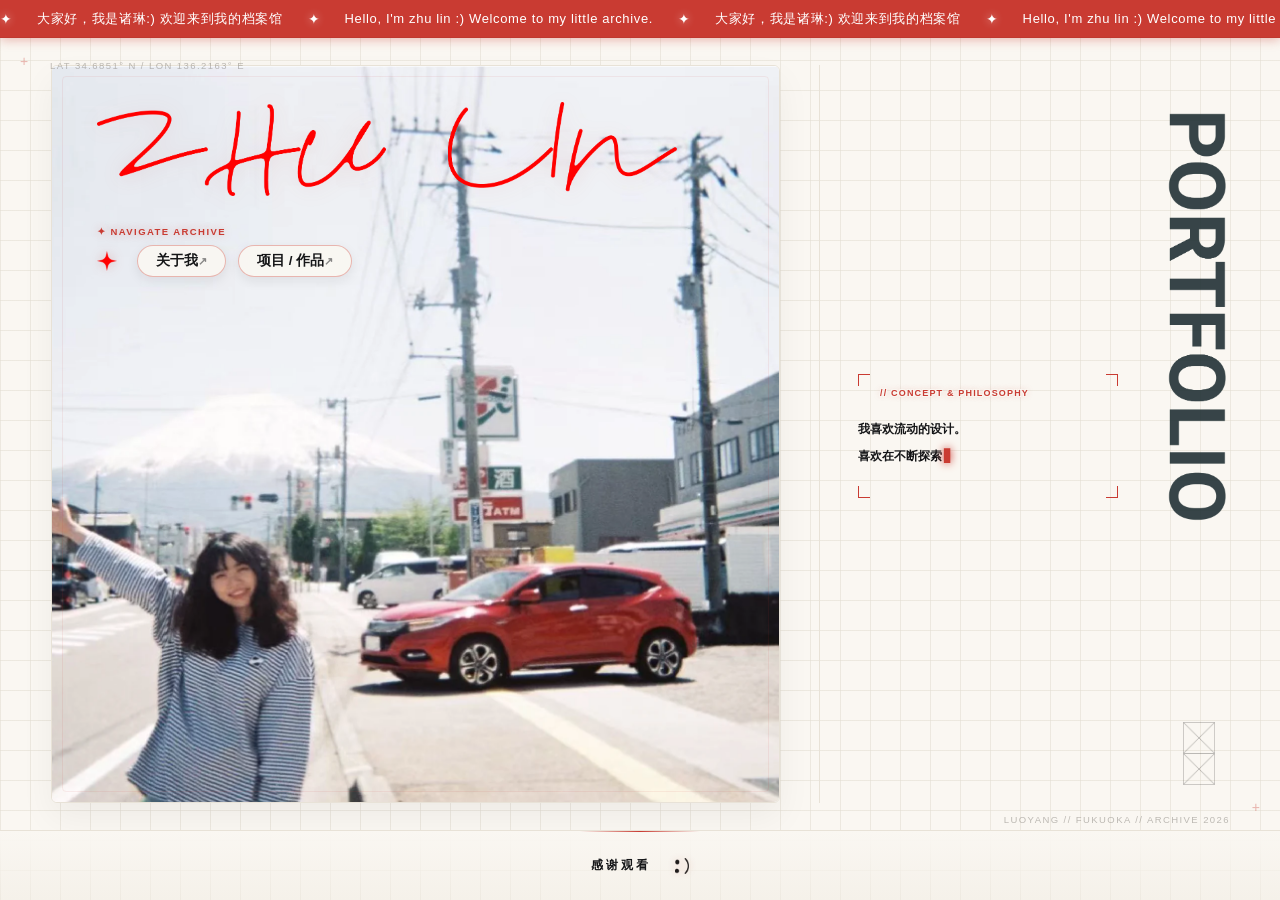
<file: index.html>
<!DOCTYPE html>
<html lang="en">

<head>
    <meta charset="UTF-8">
    <meta name="viewport" content="width=device-width, initial-scale=1.0">
    <title>ZHULIN.com</title>
    <link rel="icon" type="image/png" href="images/素材-13.png">
    <link rel="stylesheet" href="css/style_v6.css?v=9">
    <link rel="stylesheet" href="css/home_desktop_v1.css?v=1">
    <link rel="stylesheet" href="css/mobile_v1.css?v=8">
</head>

<body>
    <div class="root">
        <div class="marquee-bar-home">
            <div class="marquee-content">
                <div class="marquee-group">
                    <span class="marquee-star">&#10022;</span>
                    <span class="marquee-item">大家好，我是诸琳:) 欢迎来到我的档案馆</span>
                    <span class="marquee-star">&#10022;</span>
                    <span class="marquee-item">Hello, I'm zhu lin :) Welcome to my little archive.</span>
                    <span class="marquee-star">&#10022;</span>
                    <span class="marquee-item">大家好，我是诸琳:) 欢迎来到我的档案馆</span>
                    <span class="marquee-star">&#10022;</span>
                    <span class="marquee-item">Hello, I'm zhu lin :) Welcome to my little archive.</span>
                </div>
                <div class="marquee-group" aria-hidden="true">
                    <span class="marquee-star">&#10022;</span>
                    <span class="marquee-item">大家好，我是诸琳:) 欢迎来到我的档案馆</span>
                    <span class="marquee-star">&#10022;</span>
                    <span class="marquee-item">Hello, I'm zhu lin :) Welcome to my little archive.</span>
                    <span class="marquee-star">&#10022;</span>
                    <span class="marquee-item">大家好，我是诸琳:) 欢迎来到我的档案馆</span>
                    <span class="marquee-star">&#10022;</span>
                    <span class="marquee-item">Hello, I'm zhu lin :) Welcome to my little archive.</span>
                </div>
            </div>
        </div>

        <div class="main-content">
            <div class="left-section">
                <div class="background-images">
                    <img src="images/照片.webp" alt="" class="photo-bg">
                    <div class="photo-logo">
                        <img src="images/素材03.png" alt="" class="signature-overlay">
                        <div class="navgation">
                            <ul>
                                <img src="images/素材08.png" alt="" class="nav-icon">
                                <li>
                                    <a href="info.html" class="active">关于我</a>
                                </li>

                                <li>
                                    <a class="nav" href="ux-design.html">项目 / 作品</a>
                                </li>
                            </ul>
                        </div>
                    </div>
                </div>
            </div>
            <div class="right-section">
                <div class="text pc">
                    <p>我喜欢流动的设计。</p>
                    <p>喜欢在不断探索与调整中，寻找新的可能。</p>
                    <p>对我而言，设计不是单纯创造形式，</p>
                    <p>而是在一次次试错与调整中，</p>
                    <p>逐渐寻找人与信息之间更自然的交流方式。</p>
                    <p>我希望通过设计，</p>
                    <p>让信息传达更加自然，</p>
                    <p>让人与界面的互动变得更加顺畅愉快。</p>
                    <p>目前的研究与实践主要围绕视觉传达、</p>
                    <p>Web交互与用户体验展开研究，</p>
                    <p>持续探索设计如何影响用户的认知与行为。</p>
                </div>
                <div class="text iphone">
                    <p>我喜欢流动的设计。</p>
                    <p>喜欢在不断探索与调整中，寻找新的可能。</p>
                    <p>对我而言，设计不是单纯创造形式，</p>
                    <p>而是在一次次试错与调整中，</p>
                    <p>逐渐寻找人与信息之间更自然的交流方式。</p>
                    <p>我希望通过设计，</p>
                    <p>让信息传达更加自然，</p>
                    <p>让人与界面的互动变得更加顺畅愉快。</p>
                    <p>目前的研究与实践主要围绕视觉传达、</p>
                    <p>Web交互与用户体验展开研究，</p>
                    <p>持续探索设计如何影响用户的认知与行为。</p>
                </div>
                <img src="images/5058c4b6834efe9e1c234a630153b3f3.png" alt="" class="portfolio-img">
                <img src="images/素材12.png" alt="" class="geo-icon">
            </div>
        </div>
        <div class="main-footer pcf">
            <span class="footer-text">感谢观看&nbsp;&nbsp;</span>
            <img src="images/素材-13.png" alt="" class="footer-logo">
        </div>
        <div class="main-footer iphonef">
            <div class="footer-left">
                <span class="footer-text">感谢观看</span>
                <img src="images/素材-13.png" alt="" class="footer-logo">
            </div>
            <ul class="footer-right">
                <li><a href="info.html">关于我</a></li>
                /
                <li><a href="ux-design.html" class="active">项目 / 作品</a></li>
            </ul>
        </div>
    </div>
    <script src="js/typewriter.js?v=7"></script>
    <script src="js/mobile_v1.js?v=4"></script>
</body>

</html>
</file>
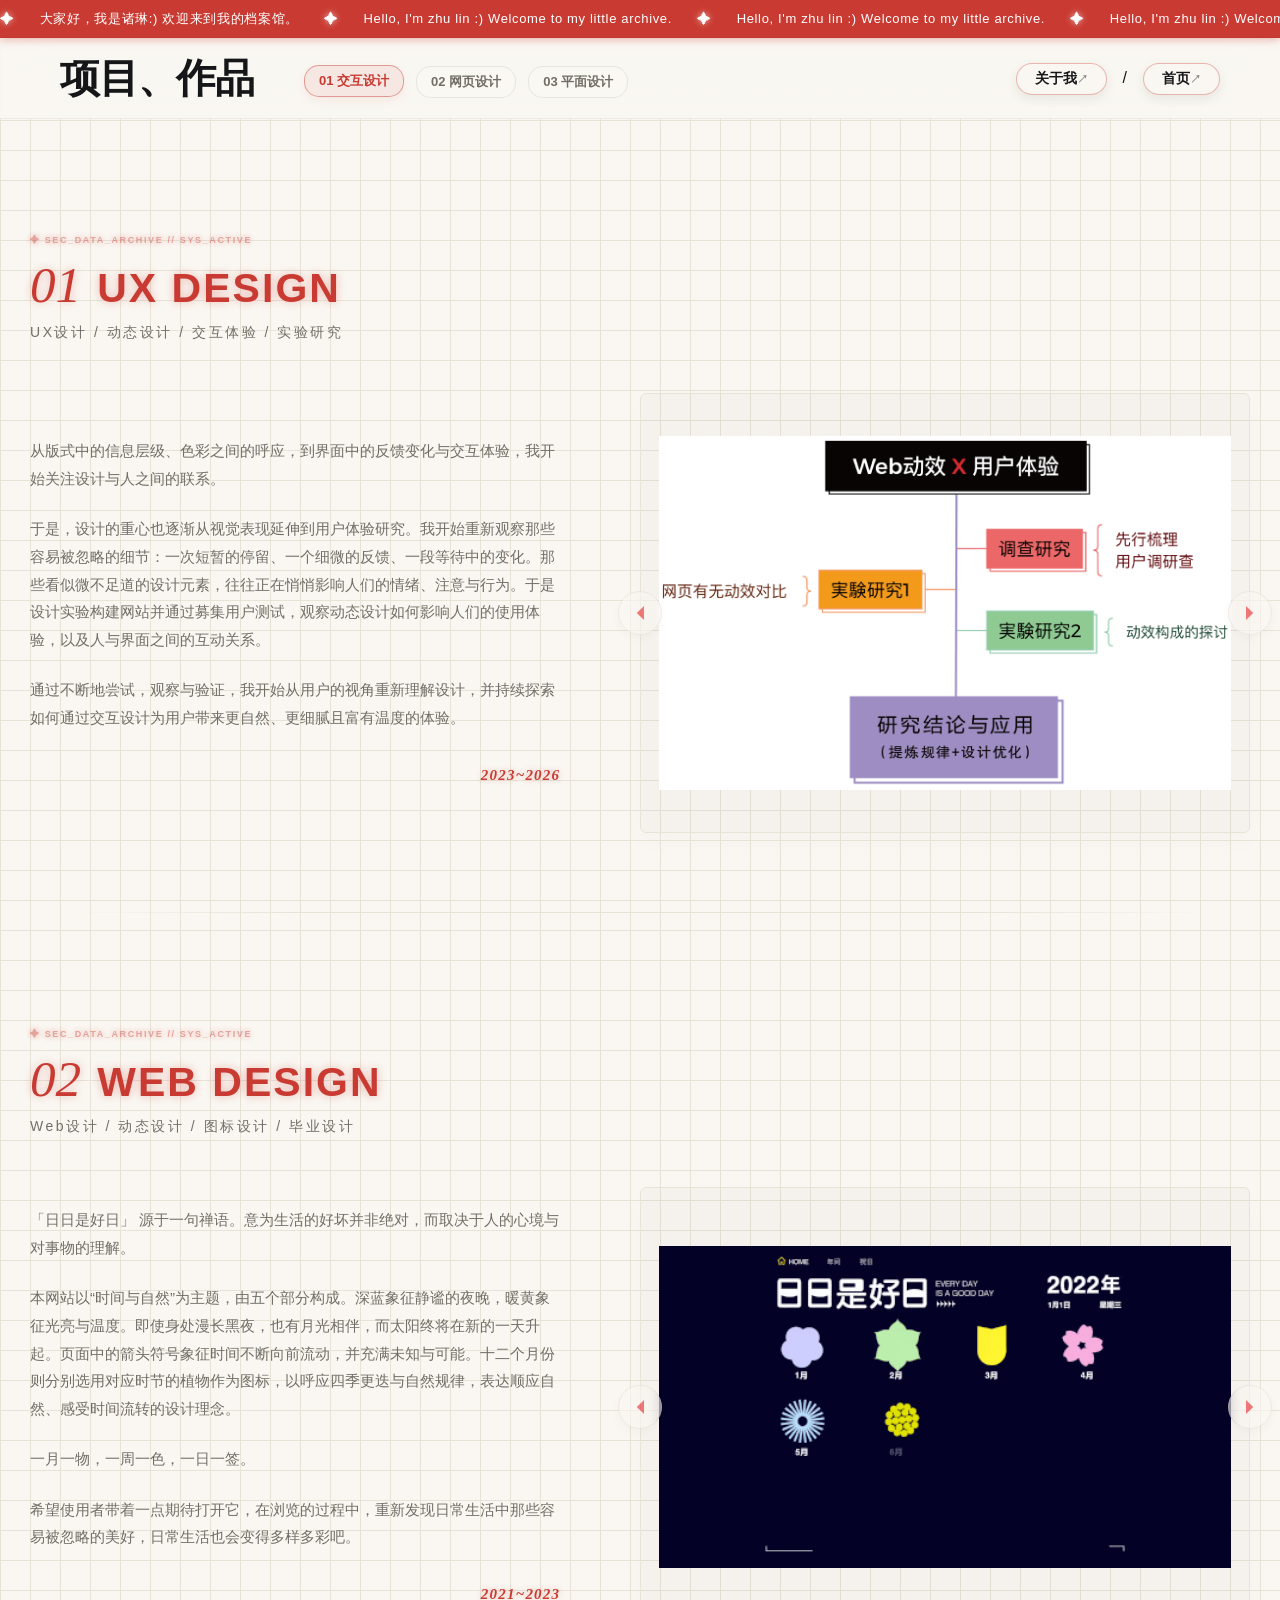
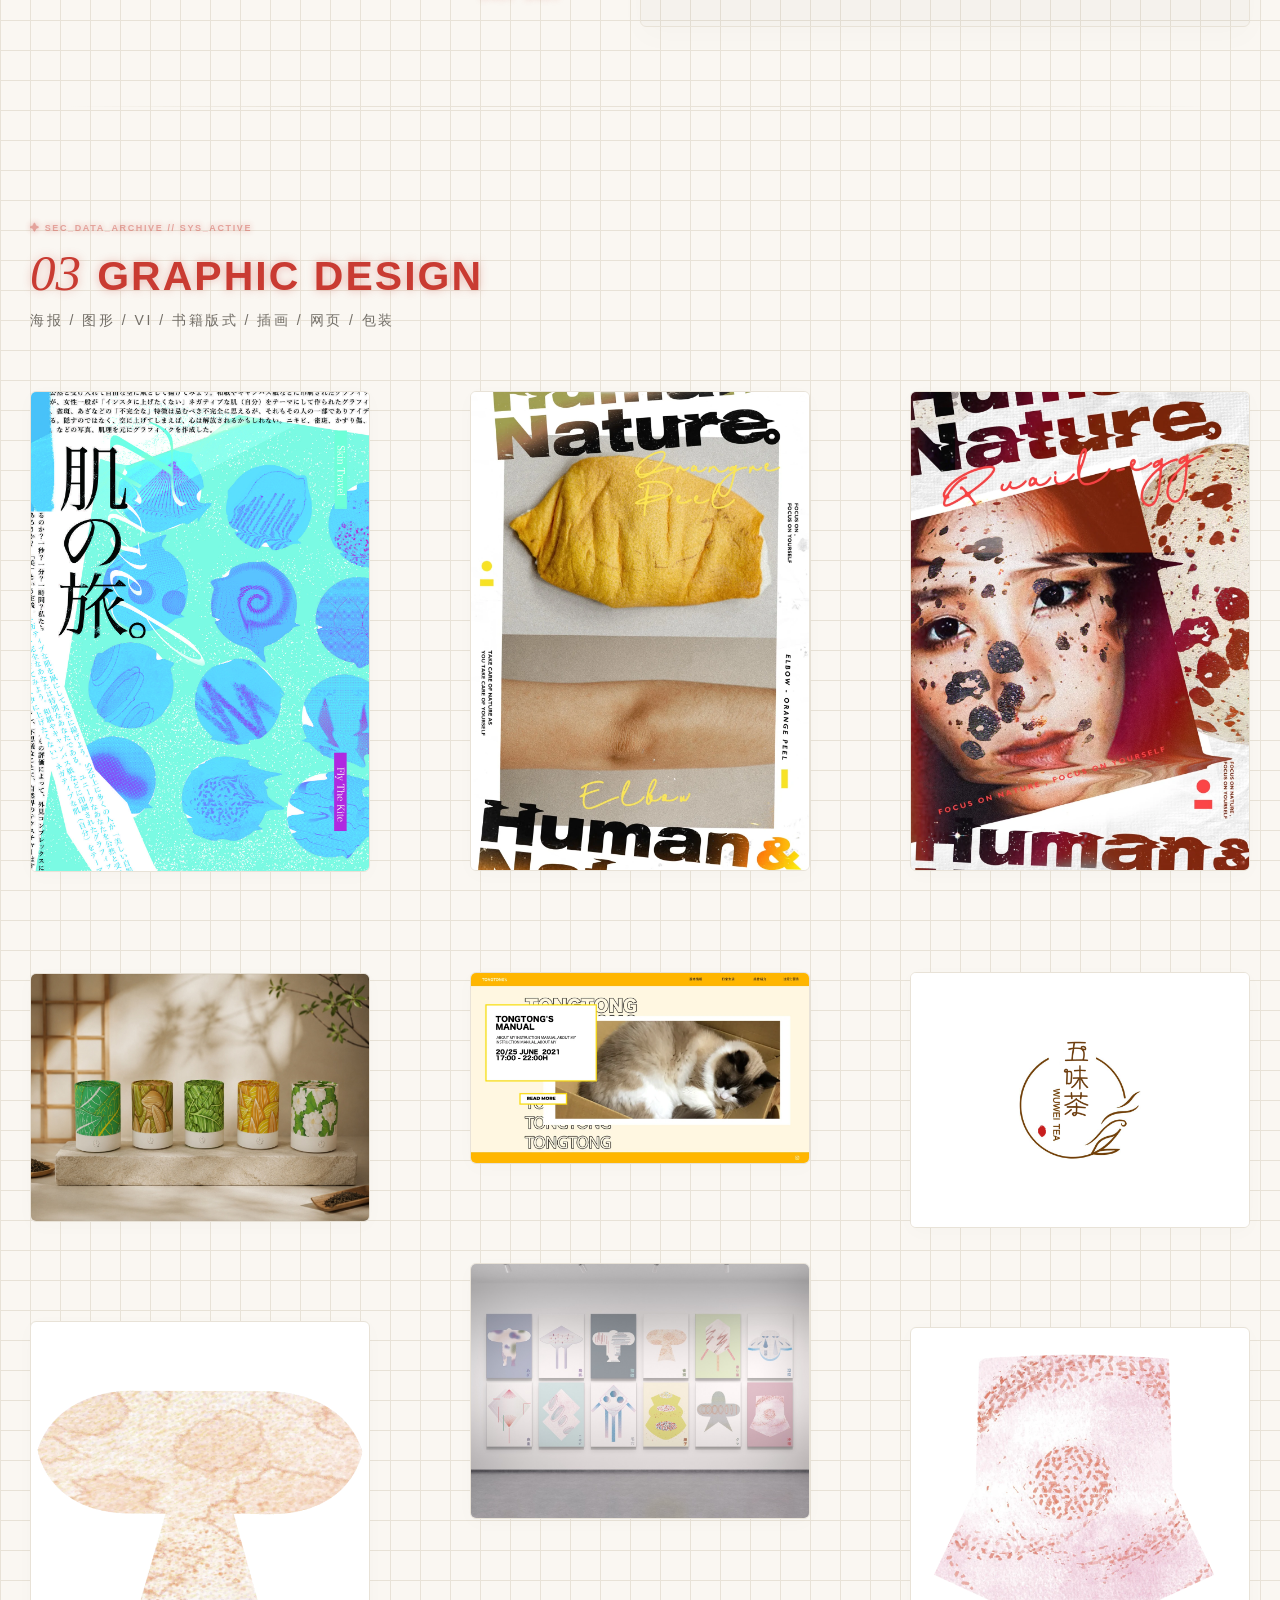
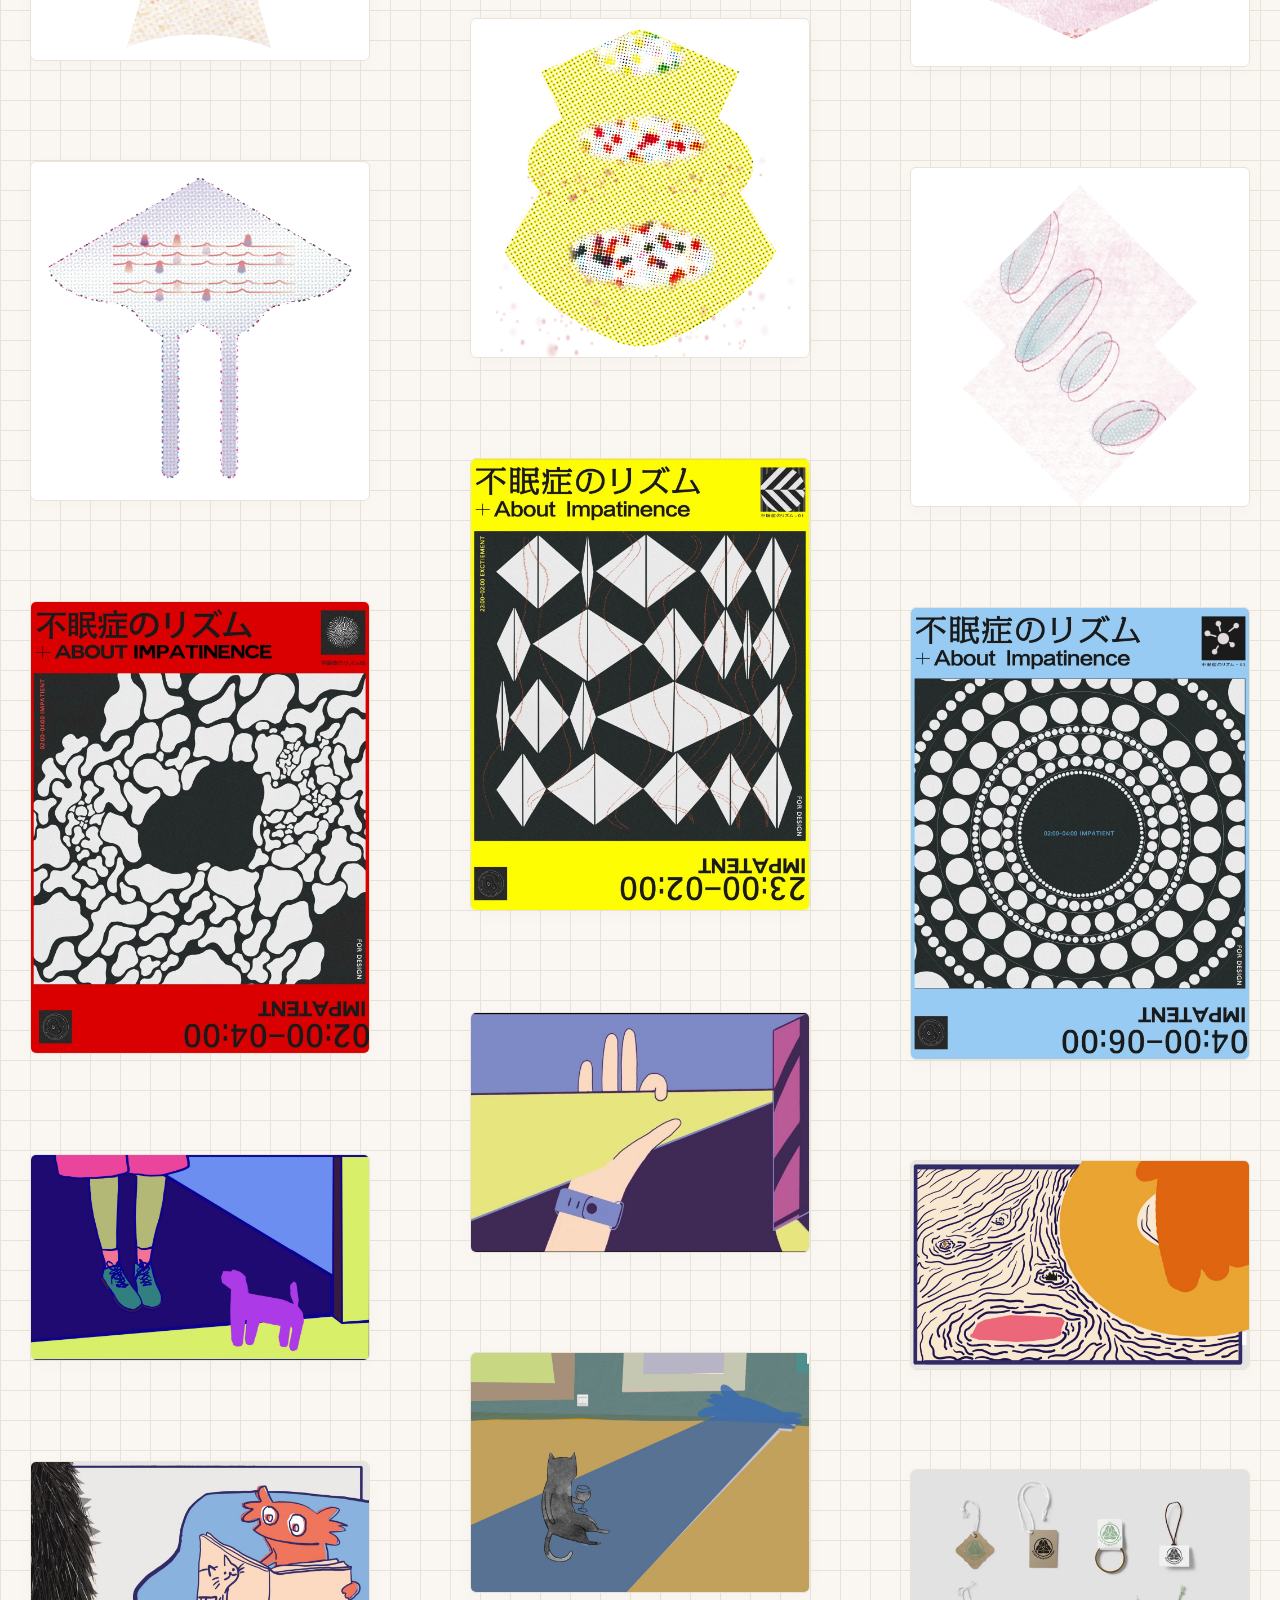
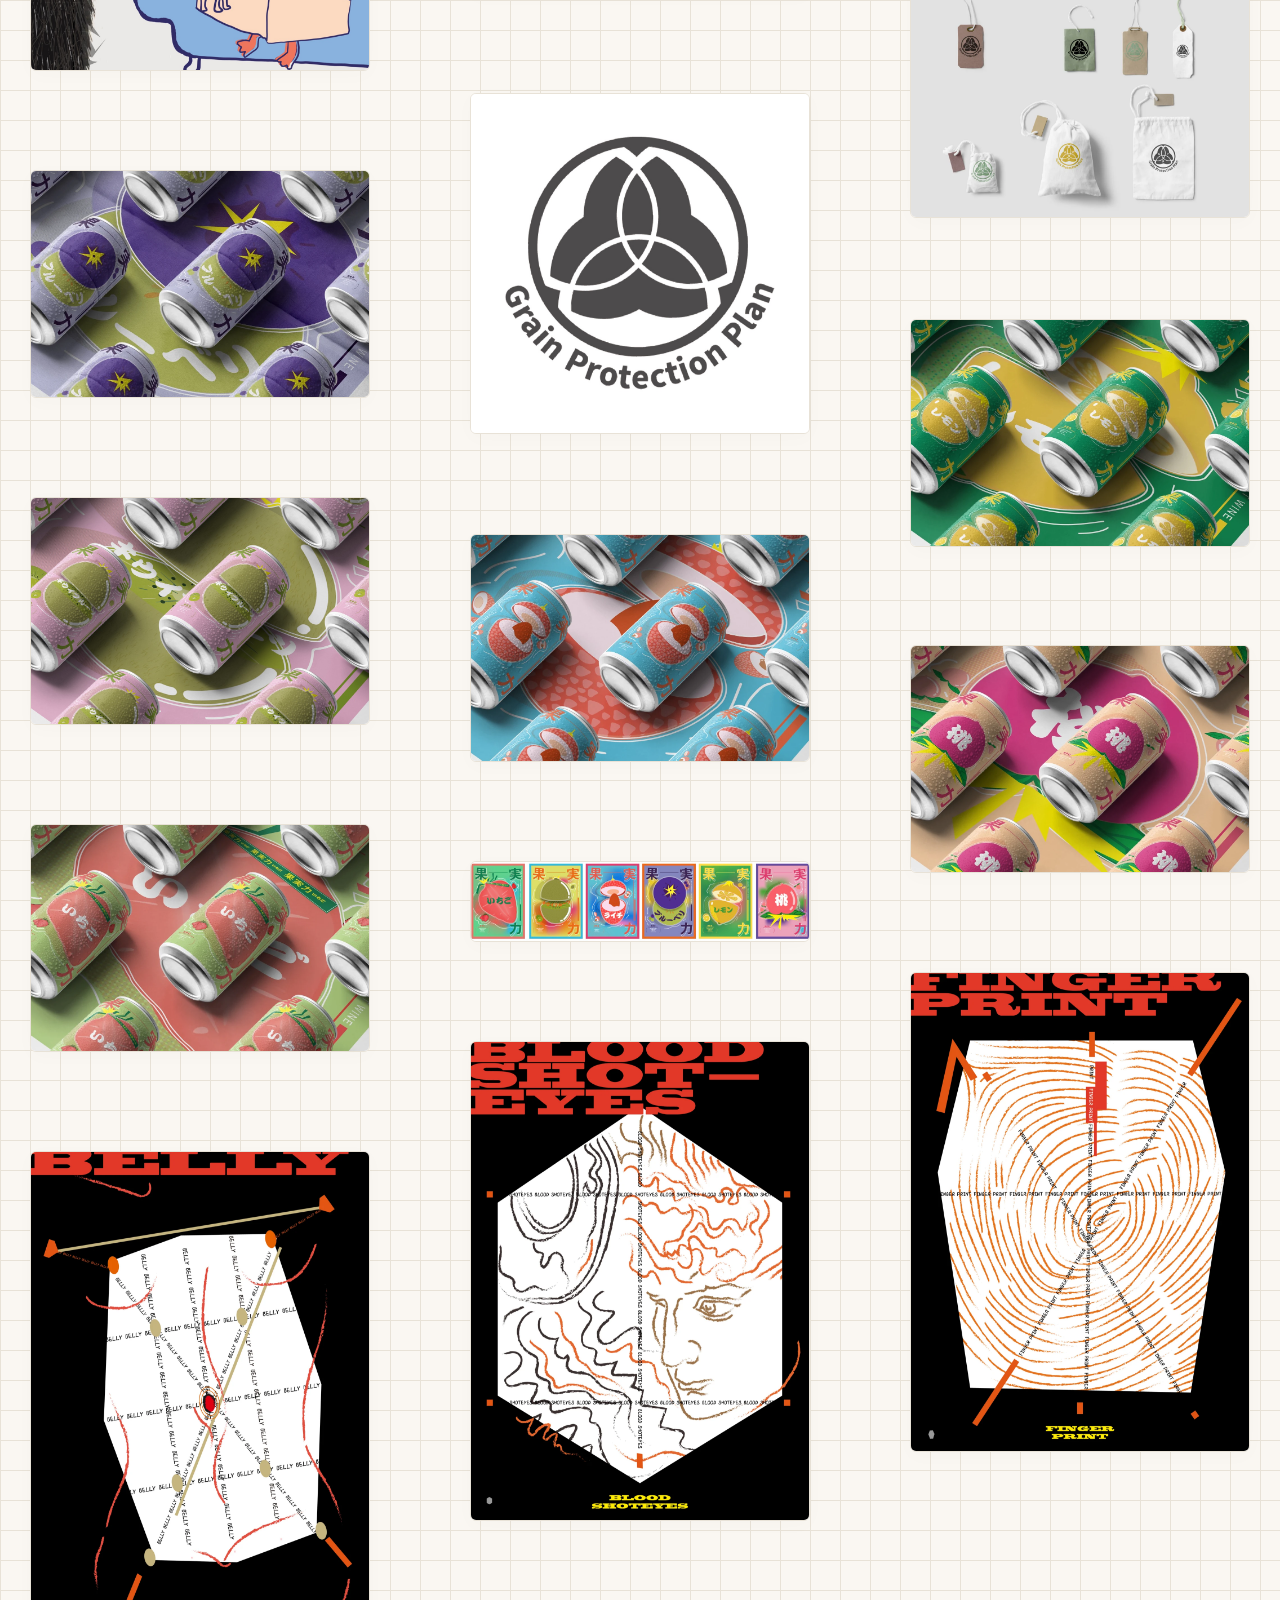
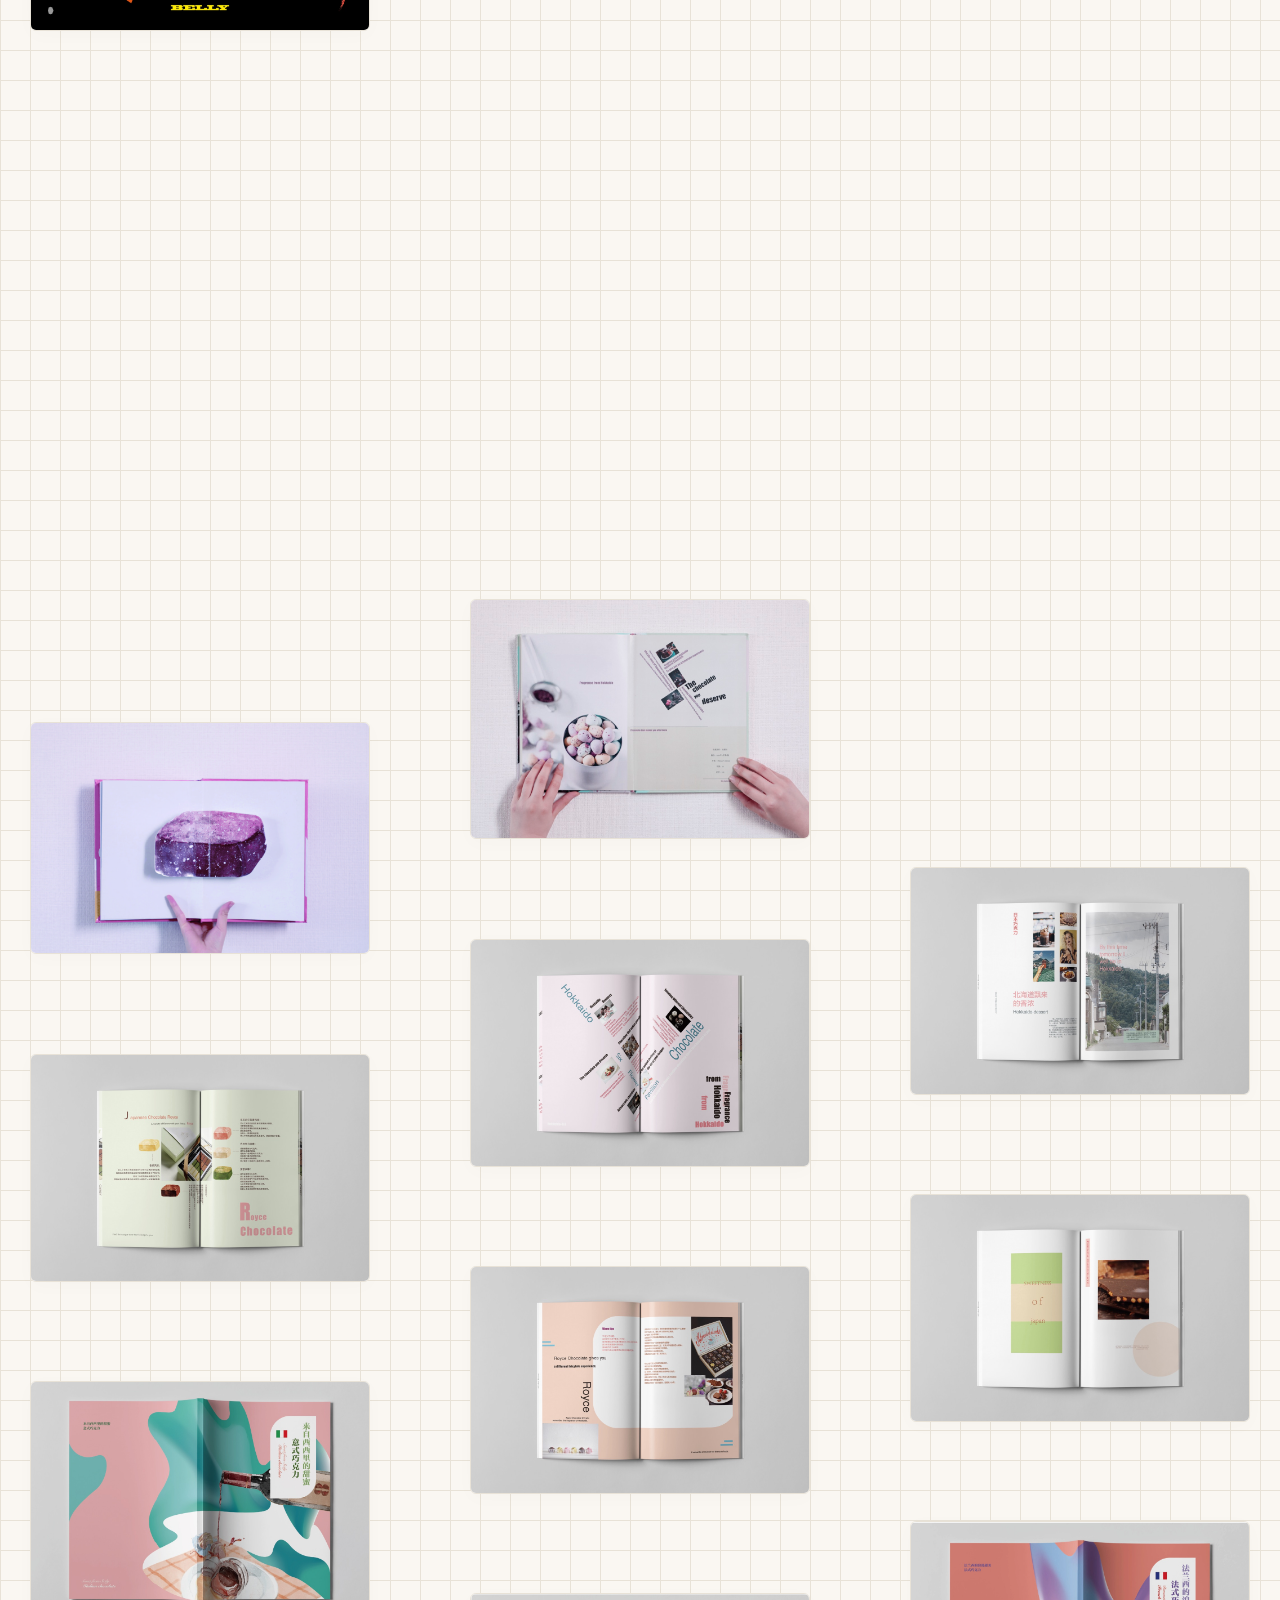
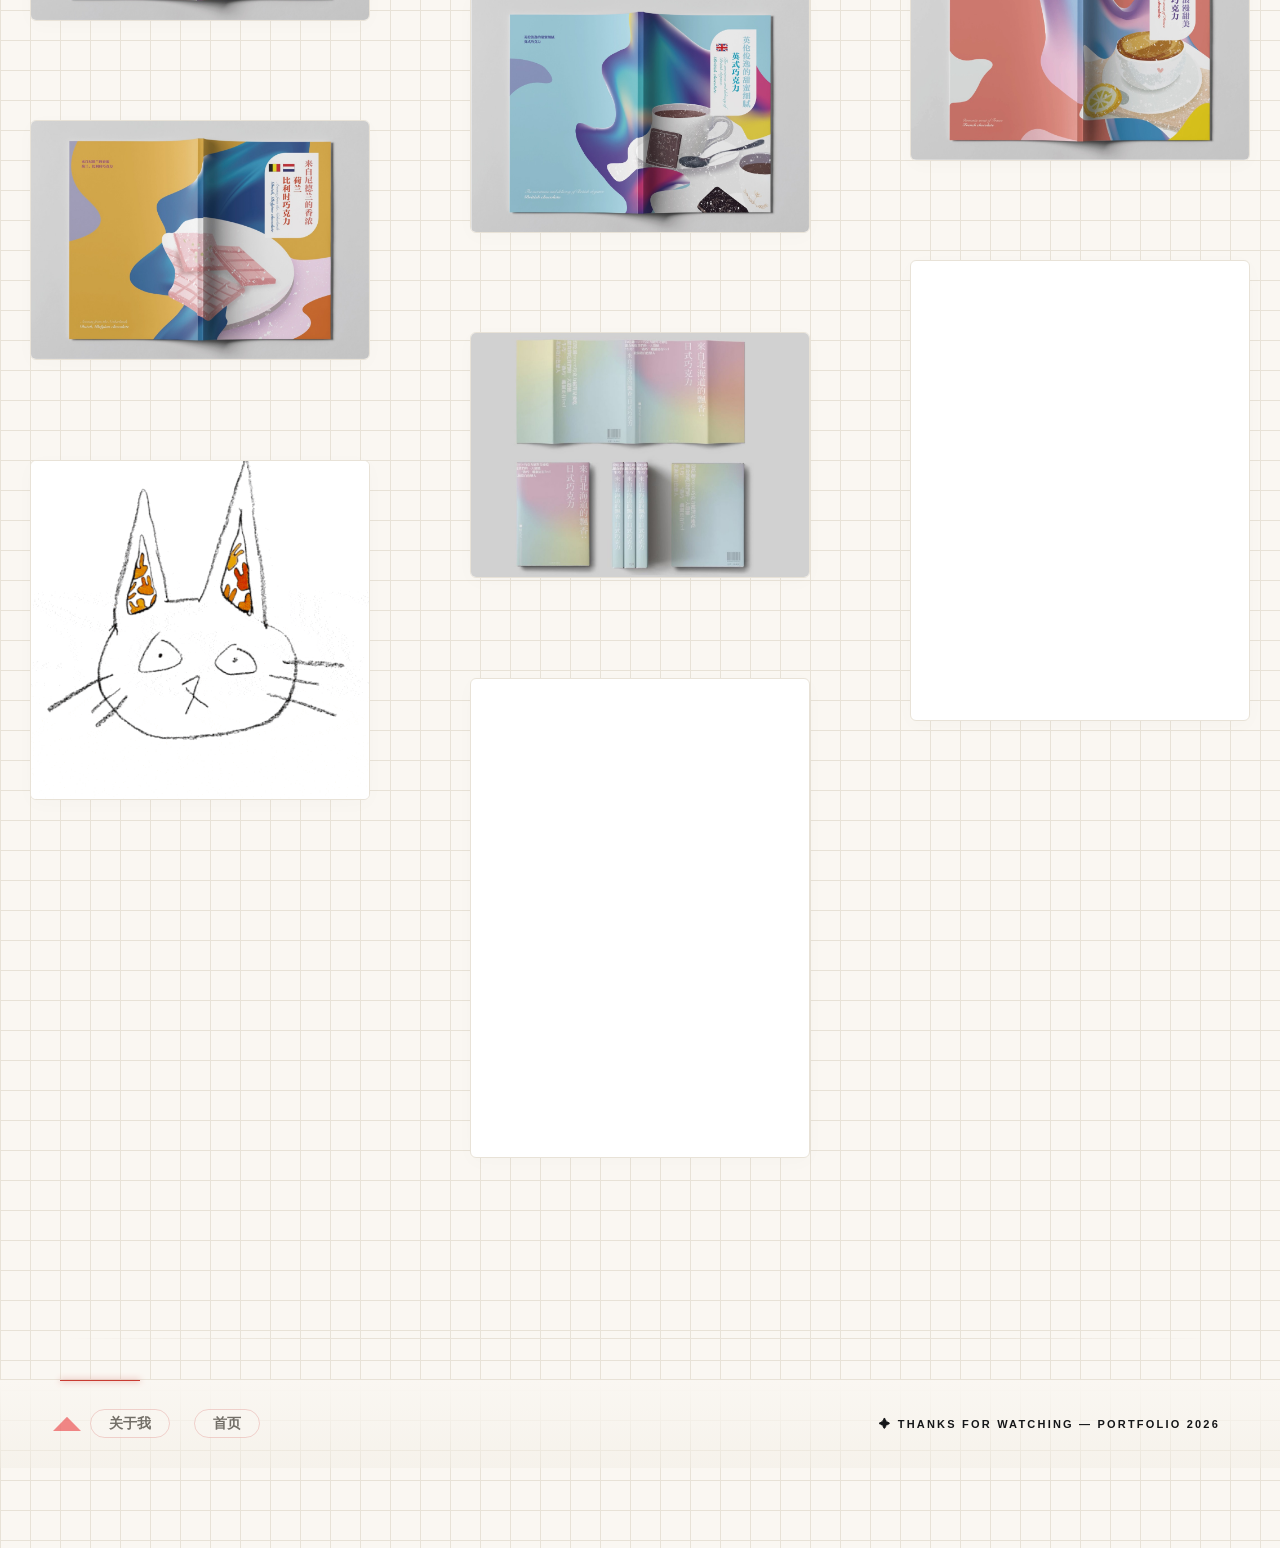
<file: ux-design.html>
<!DOCTYPE html>
<html lang="zh-CN">

<head>
    <meta charset="UTF-8">
    <meta name="viewport" content="width=device-width, initial-scale=1.0">
    <title>ZHU LIN - Portfolio</title>
    <link rel="icon" type="image/png" href="images/素材-13.png">
    <link rel="stylesheet" href="css/header_v6.css">
    <link rel="stylesheet" href="css/main_v6.css">
    <link rel="stylesheet" href="css/mobile_v1.css?v=9">
</head>

<body class="practice-page">
    <header class="site-header">
        <div class="marquee-bar">
            <div class="marquee-track">
                <div class="marquee-group">
                    <span class="marquee-star">&#10022;</span><span class="marquee-item">大家好，我是诸琳:) 欢迎来到我的档案馆。</span>
                    <span class="marquee-star">&#10022;</span><span class="marquee-item">Hello, I'm zhu lin :) Welcome
                        to my little archive.</span>
                    <span class="marquee-star">&#10022;</span><span class="marquee-item">Hello, I'm zhu lin :) Welcome
                        to my little archive.</span>
                    <span class="marquee-star">&#10022;</span><span class="marquee-item">Hello, I'm zhu lin :) Welcome
                        to my little archive.</span>
                </div>
                <div class="marquee-group" aria-hidden="true">
                    <span class="marquee-star">&#10022;</span><span class="marquee-item">大家好，我是诸琳:) 欢迎来到我的档案馆</span>
                    <span class="marquee-star">&#10022;</span><span class="marquee-item">Hello, I'm zhu lin :) Welcome
                        to my little archive</span>
                    <span class="marquee-star">&#10022;</span><span class="marquee-item">大家好，我是诸琳:) 欢迎来到我的档案馆</span>
                    <span class="marquee-star">&#10022;</span><span class="marquee-item">Hello, I'm zhu lin :) Welcome
                        to my little archive</span>
                </div>
            </div>
        </div>
        <div class="nav">
            <div class="nav-left">
                <div class="logo-text">
                    项目、作品
                </div>
                <nav class="practice-mobile-links iphonef" aria-label="Page links">
                    <a href="info.html">关于我</a>
                    <span>/</span>
                    <a href="index.html">首页</a>
                </nav>
                <ul>
                    <li>01 交互设计</li>
                    <li>02 网页设计</li>
                    <li>03 平面设计</li>
                </ul>
            </div>
            <div class="nav-right pc">
                <ul>
                    <li><a href="info.html">关于我</a></li>
                    /
                    <li><a href="index.html">首页</a></li>
                </ul>
            </div>
        </div>
    </header>

    <main>
        <!-- Section 01: UX Design -->
        <div id="section-ux" class="content-wrap section-block">
            <section class="title-block">
                <h2 class="title-line">
                    <span class="title-num">01</span>
                    <span class="title-name">ux design</span>
                </h2>
                <div class="title-copy">UX设计 / 动态设计 / 交互体验 / 实验研究</div>
            </section>

            <section class="intro-section">
                <div class="intro-carousel iphonef" data-carousel="ux">
                    <div class="carousel-inner">
                        <img src="images/ux-design/图1.png" alt="研究展示 1" class="active">
                        <img src="images/ux-design/图2.webp" alt="研究展示 2">
                        <img src="images/ux-design/图3.webp" alt="研究展示 3">
                        <img src="images/ux-design/图4.webp" alt="研究展示 4">
                    </div>
                    <button class="carousel-btn prev" aria-label="上一张">
                        <img src="images/箭头-10.png" alt="上一张">
                    </button>
                    <button class="carousel-btn next" aria-label="下一张">
                        <img src="images/箭头-11.png" alt="下一张">
                    </button>
                </div>
                <div class="intro-text">
                    <p>从版式中的信息层级、色彩之间的呼应，到界面中的反馈变化与交互体验，我开始关注设计与人之间的联系。</p>
                    <p>于是，设计的重心也逐渐从视觉表现延伸到用户体验研究。我开始重新观察那些容易被忽略的细节：一次短暂的停留、一个细微的反馈、一段等待中的变化。那些看似微不足道的设计元素，往往正在悄悄影响人们的情绪、注意与行为。于是设计实验构建网站并通过募集用户测试，观察动态设计如何影响人们的使用体验，以及人与界面之间的互动关系。
                    </p>
                    <p> 通过不断地尝试，观察与验证，我开始从用户的视角重新理解设计，并持续探索如何通过交互设计为用户带来更自然、更细腻且富有温度的体验。</p>
                    <div class="year-label">2023~2026</div>
                </div>
                <div class="intro-carousel pcf" data-carousel="ux">
                    <div class="carousel-inner">
                        <img src="images/ux-design/图1.png" alt="研究展示 1" class="active">
                        <img src="images/ux-design/图2.webp" alt="研究展示 2">
                        <img src="images/ux-design/图3.webp" alt="研究展示 3">
                        <img src="images/ux-design/图4.webp" alt="研究展示 4">
                    </div>
                    <button class="carousel-btn prev" aria-label="上一张">
                        <img src="images/箭头-10.png" alt="上一张">
                    </button>
                    <button class="carousel-btn next" aria-label="下一张">
                        <img src="images/箭头-11.png" alt="下一张">
                    </button>
                </div>
            </section>
        </div>

        <!-- Section 02: Web Design -->
        <div id="section-web" class="content-wrap section-block">
            <section class="title-block">
                <h2 class="title-line">
                    <span class="title-num">02</span>
                    <span class="title-name">web design</span>
                </h2>
                <div class="title-copy">Web设计 / 动态设计 / 图标设计 / 毕业设计</div>
            </section>

            <section class="intro-section">
                <div class="intro-carousel iphonef" data-carousel="web">
                    <div class="carousel-inner">
                        <img src="images/web-design/图1.gif" alt="日历网站展示 1" class="active">
                        <img src="images/web-design/图2.webp" alt="日历网站展示 2">
                        <img src="images/web-design/图3.webp" alt="日历网站展示 3">
                        <img src="images/web-design/图4.jpg" alt="日历网站展示 4">
                        <img src="images/web-design/图5.jpg" alt="日历网站展示 5">
                        <img src="images/web-design/图6.png" alt="日历网站展示 6">
                    </div>
                    <button class="carousel-btn prev" aria-label="上一张">
                        <img src="images/箭头-10.png" alt="上一张">
                    </button>
                    <button class="carousel-btn next" aria-label="下一张">
                        <img src="images/箭头-11.png" alt="下一张">
                    </button>
                </div>
                <div class="intro-text">
                      <p>「日日是好日」 源于一句禅语。意为生活的好坏并非绝对，而取决于人的心境与对事物的理解。</p>
                      <p>本网站以“时间与自然”为主题，由五个部分构成。深蓝象征静谧的夜晚，暖黄象征光亮与温度。即使身处漫长黑夜，也有月光相伴，而太阳终将在新的一天升起。页面中的箭头符号象征时间不断向前流动，并充满未知与可能。十二个月份则分别选用对应时节的植物作为图标，以呼应四季更迭与自然规律，表达顺应自然、感受时间流转的设计理念。</p>
                      <p> 一月一物，一周一色，一日一签。</p>
                      <p> 希望使用者带着一点期待打开它，在浏览的过程中，重新发现日常生活中那些容易被忽略的美好，日常生活也会变得多样多彩吧。</p>
                    <div class="year-label">2021~2023</div>
                </div>
                <div class="intro-carousel pcf" data-carousel="web">
                    <div class="carousel-inner">
                        <img src="images/web-design/图1.gif" alt="日历网站展示 1" class="active">
                        <img src="images/web-design/图2.webp" alt="日历网站展示 2">
                        <img src="images/web-design/图3.webp" alt="日历网站展示 3">
                        <img src="images/web-design/图4.jpg" alt="日历网站展示 4">
                        <img src="images/web-design/图5.jpg" alt="日历网站展示 5">
                        <img src="images/web-design/图6.png" alt="日历网站展示 6">
                    </div>
                    <button class="carousel-btn prev" aria-label="上一张">
                        <img src="images/箭头-10.png" alt="上一张">
                    </button>
                    <button class="carousel-btn next" aria-label="下一张">
                        <img src="images/箭头-11.png" alt="下一张">
                    </button>
                </div>
            </section>
        </div>

        <!-- Section 03: Graphic Design -->
        <div id="section-graphic" class="section-block">
            <section class="title-block">
                <h2 class="title-line">
                    <span class="title-num">03</span>
                    <span class="title-name">graphic design</span>
                </h2>
                <div class="title-copy">海报 / 图形 / VI / 书籍版式 / 插画 / 网页 / 包装</div>
            </section>

            <section class="gallery">
                <div class="gallery-grid">
                    <figure class="piece has-caption">
                        <img loading="lazy" src="images/graphic-design/01肌肤之旅.jpg" alt="肌肤之旅">
                        <figcaption class="piece-caption">
                            <span>肌肤之旅</span>
                            <span>海报</span>
                            <span>2022</span>
                        </figcaption>
                    </figure>
                    <figure class="piece has-caption">
                        <img loading="lazy" src="images/graphic-design/02橘子皮&手肘.webp" alt="橘子皮&手肘">
                        <figcaption class="piece-caption">
                            <span>Nature and Human</span>
                            <span>系列海报</span>
                            <span>2022</span>
                        </figcaption>
                    </figure>
                    <figure class="piece has-caption">
                        <img loading="lazy" src="images/graphic-design/03人和自然.webp" alt="人和自然">
                        <figcaption class="piece-caption">
                            <span>Nature and Human</span>
                            <span>系列海报</span>
                            <span>2022</span>
                        </figcaption>
                    </figure>
                    <figure class="piece has-caption">
                        <img loading="lazy" src="images/graphic-design/04-墩墩.webp" alt="墩墩">
                        <figcaption class="piece-caption is-wide">
                            <span>TONGTONG的使用说明</span>
                            <span>网页</span>
                            <span>2022</span>
                        </figcaption>
                    </figure>
                    <figure class="piece has-caption">
                        <img loading="lazy" src="images/graphic-design/05 五味茶logo.png" alt="五味茶 logo">
                        <figcaption class="piece-caption is-wide">
                            <span>五味茶</span>
                            <span>Logo</span>
                            <span>2022</span>
                        </figcaption>
                    </figure>
                    <figure class="piece has-caption">
                        <img loading="lazy" src="images/graphic-design/06五味茶包装.jpg" alt="五味茶包装">
                        <figcaption class="piece-caption is-wide">
                            <span>五味茶</span>
                            <span>包装设计</span>
                            <span>2022</span>
                        </figcaption>
                    </figure>
                    <figure class="piece has-caption">
                        <img loading="lazy" src="images/graphic-design/07-风筝.jpg" alt="风筝">
                        <figcaption class="piece-caption is-wide">
                            <span>在ins上大胆的放风筝吧！</span>
                            <span>图形设计</span>
                            <span>2021</span>
                        </figcaption>
                    </figure>
                    <figure class="piece has-caption">
                        <img loading="lazy" src="images/graphic-design/08-风筝.webp" alt="风筝 2">
                        <figcaption class="piece-caption is-tight">
                            <span>在ins上大胆的放风筝吧</span>
                            <span>风筝/ 图形</span>
                            <span>2021</span>
                        </figcaption>
                    </figure>
                    <figure class="piece has-caption">
                        <img loading="lazy" src="images/graphic-design/09-风筝.webp" alt="风筝 3">
                        <figcaption class="piece-caption is-tight">
                            <span>在ins上大胆的放风筝吧！</span>
                            <span>风筝/ 图形</span>
                            <span>2021</span>
                        </figcaption>
                    </figure>
                    <figure class="piece has-caption">
                        <img loading="lazy" src="images/graphic-design/10-风筝.webp" alt="风筝 4">
                        <figcaption class="piece-caption is-tight">
                            <span>在ins上大胆的放风筝吧！</span>
                            <span>风筝/ 图形</span>
                            <span>2021</span>
                        </figcaption>
                    </figure>
                    <figure class="piece has-caption">
                        <img loading="lazy" src="images/graphic-design/11-风筝.webp" alt="风筝 5">
                        <figcaption class="piece-caption is-tight">
                            <span>在ins上大胆的放风筝吧！</span>
                            <span>风筝 / 图形</span>
                            <span>2021</span>
                        </figcaption>
                    </figure>
                    <figure class="piece has-caption">
                        <img loading="lazy" src="images/graphic-design/12-风筝.webp" alt="风筝 6">
                        <figcaption class="piece-caption is-tight">
                            <span>在ins上大胆的放风筝吧！</span>
                            <span>风筝 / 图形</span>
                            <span>2021</span>
                        </figcaption>
                    </figure>
                    <figure class="piece has-caption">
                        <img loading="lazy" src="images/graphic-design/13-兴奋.webp" alt="兴奋">
                        <figcaption class="piece-caption">
                            <span>失眠症的节奏</span>
                            <span>系列海报</span>
                            <span>2021</span>
                        </figcaption>
                    </figure>
                    <figure class="piece has-caption">
                        <img loading="lazy" src="images/graphic-design/14-律动.webp" alt="律动">
                        <figcaption class="piece-caption">
                            <span>失眠症的节奏</span>
                            <span>系列海报</span>
                            <span>2021</span>
                        </figcaption>
                    </figure>
                    <figure class="piece has-caption">
                        <img loading="lazy" src="images/graphic-design/15平静.webp" alt="平静">
                        <figcaption class="piece-caption">
                            <span>失眠症的节奏</span>
                            <span>系列海报</span>
                            <span>2021</span>
                        </figcaption>
                    </figure>
                    <figure class="piece has-caption">
                        <img loading="lazy" src="images/graphic-design/16-梦.jpeg" alt="梦 1">
                        <figcaption class="piece-caption is-wide">
                            <span>梦心地</span>
                            <span>插画</span>
                            <span>2021</span>
                        </figcaption>
                    </figure>
                    <figure class="piece has-caption">
                        <img loading="lazy" src="images/graphic-design/17-梦.jpg" alt="梦 2">
                        <figcaption class="piece-caption is-wide">
                            <span>梦心地</span>
                            <span>插画</span>
                            <span>2021</span>
                        </figcaption>
                    </figure>
                    <figure class="piece has-caption">
                        <img loading="lazy" src="images/graphic-design/18-梦.jpg" alt="梦 3">
                        <figcaption class="piece-caption is-wide">
                            <span>梦心地</span>
                            <span>插画</span>
                            <span>2021</span>
                        </figcaption>
                    </figure>
                    <figure class="piece has-caption">
                        <img loading="lazy" src="images/graphic-design/19-梦.jpg" alt="梦 4">
                        <figcaption class="piece-caption is-wide">
                            <span>梦心地</span>
                            <span>插画</span>
                            <span>2021</span>
                        </figcaption>
                    </figure>
                    <figure class="piece has-caption">
                        <img loading="lazy" src="images/graphic-design/20-梦.jpg" alt="梦 5">
                        <figcaption class="piece-caption is-wide">
                            <span>梦心地</span>
                            <span>插画</span>
                            <span>2021</span>
                        </figcaption>
                    </figure>
                    <figure class="piece has-caption">
                        <img loading="lazy" src="images/graphic-design/21-种子vi.webp" alt="种子 VI">
                        <figcaption class="piece-caption">
                            <span>种子计划</span>
                            <span>Logo vi</span>
                            <span>2020</span>
                        </figcaption>
                    </figure>
                    <figure class="piece has-caption">
                        <img loading="lazy" src="images/graphic-design/22-种子logo.jpg" alt="种子 logo">
                        <figcaption class="piece-caption">
                            <span>种子计划</span>
                            <span>vi设计</span>
                            <span>2020</span>
                        </figcaption>
                    </figure>
                    <figure class="piece has-caption">
                        <img loading="lazy" src="images/graphic-design/23-果实力蓝莓.webp" alt="果实力蓝莓">
                        <figcaption class="piece-caption is-wide">
                            <span>果实力</span>
                            <span>饮料包装设计</span>
                            <span>2012</span>
                        </figcaption>
                    </figure>
                    <figure class="piece has-caption">
                        <img loading="lazy" src="images/graphic-design/24-果实力柠檬.webp" alt="果实力柠檬">
                        <figcaption class="piece-caption is-wide">
                            <span>果实力</span>
                            <span>饮料酒包装设计</span>
                            <span>2012</span>
                        </figcaption>
                    </figure>
                    <figure class="piece has-caption">
                        <img loading="lazy" src="images/graphic-design/25-果实力猕猴桃.jpg" alt="果实力猕猴桃">
                        <figcaption class="piece-caption is-wide">
                            <span>果实力</span>
                            <span>饮料包装设计</span>
                            <span>2012</span>
                        </figcaption>
                    </figure>
                    <figure class="piece has-caption">
                        <img loading="lazy" src="images/graphic-design/26-果实力荔枝.webp" alt="果实力荔枝">
                        <figcaption class="piece-caption is-wide">
                            <span>果实力</span>
                            <span>饮料包装设计</span>
                            <span>2012</span>
                        </figcaption>
                    </figure>
                    <figure class="piece has-caption">
                        <img loading="lazy" src="images/graphic-design/27-果实力桃子.webp" alt="果实力桃子">
                        <figcaption class="piece-caption is-wide">
                            <span>果实力</span>
                            <span>饮料包装设计</span>
                            <span>2012</span>
                        </figcaption>
                    </figure>
                    <figure class="piece has-caption">
                        <img loading="lazy" src="images/graphic-design/28-果实力草莓.webp" alt="果实力草莓">
                        <figcaption class="piece-caption is-wide">
                            <span>果实力</span>
                            <span>包装设计</span>
                            <span>2012</span>
                        </figcaption>
                    </figure>
                    <figure class="piece has-caption">
                        <img loading="lazy" src="images/graphic-design/29-果实力海报.jpg" alt="果实力海报">
                        <figcaption class="piece-caption is-mini">
                            <span>果实力</span>
                            <span>海报</span>
                            <span>2020</span>
                        </figcaption>
                    </figure>
                    <figure class="piece has-caption">
                        <img loading="lazy" src="images/graphic-design/30-指纹.webp" alt="指纹 1">
                        <figcaption class="piece-caption">
                            <span>小说 《指纹》 </span>
                            <span>系列宣传海报</span>
                            <span>2020</span>
                        </figcaption>
                    </figure>
                    <figure class="piece has-caption">
                        <img loading="lazy" src="images/graphic-design/31-指纹.webp" alt="指纹 2">
                        <figcaption class="piece-caption">
                            <span>小说 《指纹》 </span>
                            <span>系列宣传海报</span>
                            <span>2020</span>
                        </figcaption>
                    </figure>
                    <figure class="piece has-caption">
                        <img loading="lazy" src="images/graphic-design/32-指纹.webp" alt="指纹 3">
                        <figcaption class="piece-caption">
                            <span>小说 《指纹》 </span>
                            <span>系列海报</span>
                            <span>2020</span>
                        </figcaption>
                    </figure>
                    <figure class="piece has-caption">
                        <img loading="lazy" src="images/graphic-design/33-巧克力海报.jpg" alt="巧克力海报">
                        <figcaption class="piece-caption is-medium">
                            <span>无巧不成书</span>
                            <span>宣传海报</span>
                            <span>2019</span>
                        </figcaption>
                    </figure>
                    <figure class="piece has-caption">
                        <img loading="lazy" src="images/graphic-design/37-丙申猴.jpg" alt="丙申猴">
                        <figcaption class="piece-caption">
                            <span>金猴献礼</span>
                            <span>海报</span>
                            <span>2018</span>
                        </figcaption>
                    </figure>
                    <figure class="piece has-caption">
                        <img loading="lazy" src="images/graphic-design/37-十二生肖.jpg" alt="十二生肖">
                        <figcaption class="piece-caption">
                            <span>十二生肖</span>
                            <span>图形 / IP</span>
                            <span>2018</span>
                        </figcaption>
                    </figure>
                    <figure class="piece has-caption">
                        <img loading="lazy" src="images/graphic-design/34-1.JPG" alt="书籍 1">
                        <figcaption class="piece-caption is-wide">
                            <span>无巧不成书</span>
                            <span>立体书籍设计</span>
                            <span>2019</span>
                        </figcaption>
                    </figure>
                    <figure class="piece has-caption">
                        <img loading="lazy" src="images/graphic-design/34-书籍2.JPG" alt="书籍 2">
                        <figcaption class="piece-caption is-wide">
                            <span>无巧不成书</span>
                            <span>板式 / 书籍</span>
                            <span>2019</span>
                        </figcaption>
                    </figure>
                    <figure class="piece has-caption">
                        <img loading="lazy" src="images/graphic-design/34-书籍3.jpg" alt="书籍 3">
                        <figcaption class="piece-caption is-wide">
                            <span>无巧不成书</span>
                            <span>立体书籍设计</span>
                            <span>2019</span>
                        </figcaption>
                    </figure>
                    <figure class="piece has-caption">
                        <img loading="lazy" src="images/graphic-design/35-画册1.jpg" alt="画册 1">
                        <figcaption class="piece-caption is-wide">
                            <span>无巧不成书</span>
                            <span>板式 / 书籍</span>
                            <span>2019</span>
                        </figcaption>
                    </figure>
                    <figure class="piece has-caption">
                        <img loading="lazy" src="images/graphic-design/35-画册2.jpg" alt="画册 2">
                        <figcaption class="piece-caption is-wide">
                            <span>无巧不成书</span>
                            <span>板式 / 书籍</span>
                            <span>2019</span>
                        </figcaption>
                    </figure>
                    <figure class="piece has-caption">
                        <img loading="lazy" src="images/graphic-design/35-画册3.jpg" alt="画册 3">
                        <figcaption class="piece-caption is-wide">
                            <span>无巧不成书</span>
                            <span>板式 / 书籍</span>
                            <span>2019</span>
                        </figcaption>
                    </figure>
                    <figure class="piece has-caption">
                        <img loading="lazy" src="images/graphic-design/35-画册4.jpg" alt="画册 4">
                        <figcaption class="piece-caption is-wide">
                            <span>无巧不成书</span>
                            <span>板式 / 书籍</span>
                            <span>2019</span>
                        </figcaption>
                    </figure>
                    <figure class="piece has-caption">
                        <img loading="lazy" src="images/graphic-design/35-画册5.jpg" alt="画册 5">
                        <figcaption class="piece-caption is-wide">
                            <span>无巧不成书</span>
                            <span>板式 / 书籍</span>
                            <span>2019</span>
                        </figcaption>
                    </figure>
                    <figure class="piece has-caption">
                        <img loading="lazy" src="images/graphic-design/36-书封1.jpg" alt="书封 1">
                        <figcaption class="piece-caption is-wide">
                            <span>无巧不成书</span>
                            <span>板式 / 书籍</span>
                            <span>2019</span>
                        </figcaption>
                    </figure>
                    <figure class="piece has-caption">
                        <img loading="lazy" src="images/graphic-design/36-书封2.jpg" alt="书封 2">
                        <figcaption class="piece-caption is-wide">
                            <span>无巧不成书</span>
                            <span>板式 / 书籍</span>
                            <span>2019</span>
                        </figcaption>
                    </figure>
                    <figure class="piece has-caption">
                        <img loading="lazy" src="images/graphic-design/36-书封3.jpg" alt="书封 3">
                        <figcaption class="piece-caption is-wide">
                            <span>无巧不成书</span>
                            <span>板式 / 书籍</span>
                            <span>2019</span>
                        </figcaption>
                    </figure>
                    <figure class="piece has-caption">
                        <img loading="lazy" src="images/graphic-design/36-书封4.jpg" alt="书封 4">
                        <figcaption class="piece-caption is-wide">
                            <span>无巧不成书</span>
                            <span>板式 / 书籍</span>
                            <span>2019</span>
                        </figcaption>
                    </figure>
                    <figure class="piece has-caption">
                        <img loading="lazy" src="images/graphic-design/38-电影节海报.webp" alt="电影节海报">
                        <figcaption class="piece-caption">
                            <span>电影节</span>
                            <span>海报</span>
                            <span>2018</span>
                        </figcaption>
                    </figure>
                    <figure class="piece has-caption">
                        <img loading="lazy" src="images/graphic-design/39-渐变书籍.JPG" alt="渐变书籍">
                        <figcaption class="piece-caption is-wide">
                            <span>巧克力</span>
                            <span>书籍包装</span>
                            <span>2019</span>
                        </figcaption>
                    </figure>
                    <figure class="piece has-caption">
                        <img loading="lazy" src="images/graphic-design/40-橘猫.gif" alt="橘猫">
                        <figcaption class="piece-caption is-tight">
                            <span>猫</span>
                            <span>图形设计</span>
                            <span>2017</span>
                        </figcaption>
                    </figure>
                    <figure class="piece has-caption">
                        <img loading="lazy" src="images/graphic-design/41-Midnight Snack音乐海报.webp"
                            alt="Midnight Snack 音乐海报">
                        <figcaption class="piece-caption">
                            <span>Midnight Snack音乐</span>
                            <span>海报设计</span>
                            <span>2015</span>
                        </figcaption>
                    </figure>
                </div>
            </section>
        </div>

        <div class="footer-space"></div>
        
        <div class="main-footer">
            <ul>
                <img src="images/箭头-10.png" class="footerimg pc">
                <li><a href="info.html">关于我</a></li>
                /
                <li><a href="index.html">首页</a></li>
            </ul>
        </div>
    </main>

    <script src="js/carousel.js?v=5"></script>
    <script src="js/masonry.js?v=5"></script>
    <script src="js/nav.js?v=5"></script>
    <script src="js/mobile_v1.js?v=4"></script>
</body>

</html>
</file>
<file: css/style_v6.css>
:root {
    --bg-color: #faf7f2;
    --text-color: #151618;
    --text-muted: #726e67;
    --accent-color: #c93b32;
    --accent-glow: rgba(201, 59, 50, 0.35);
    --border-color: #e8e2d7;
    
    --sans-font: -apple-system, BlinkMacSystemFont, "Segoe UI", Roboto, "Helvetica Neue", Arial, "PingFang SC", "Microsoft YaHei", sans-serif;
    --serif-font: Georgia, "Times New Roman", serif;
    --transition-smooth: all 0.4s cubic-bezier(0.25, 1, 0.5, 1);
    --transition-spring: transform 0.6s cubic-bezier(0.175, 0.885, 0.32, 1.275), background 0.4s ease, color 0.4s ease, border-color 0.4s ease, box-shadow 0.4s ease;
}

* {
    padding: 0;
    margin: 0;
    box-sizing: border-box;
    list-style: none;
    text-decoration: none;
    color: var(--text-color);
}

html, body {
    width: 100%;
    height: 100%;
    background-color: var(--bg-color);
    font-family: var(--sans-font);
    -webkit-font-smoothing: antialiased;
}

/* Grid layout */
body {
    position: relative;
    background-image: 
        linear-gradient(rgba(228, 222, 211, 0.6) 1px, transparent 1px),
        linear-gradient(90deg, rgba(228, 222, 211, 0.6) 1px, transparent 1px);
    background-size: 30px 30px;
}

/* Background glow */
body::before {
    content: '';
    position: fixed;
    top: -10%;
    right: -10%;
    width: 60vw;
    height: 60vw;
    background: radial-gradient(circle, rgba(201, 59, 50, 0.09) 0%, rgba(201, 59, 50, 0) 70%);
    filter: blur(100px);
    pointer-events: none;
    z-index: -1;
    animation: floatGlow1 24s ease-in-out infinite alternate;
}

/* Background glow */
body::after {
    content: '';
    position: fixed;
    bottom: -10%;
    left: -10%;
    width: 50vw;
    height: 50vw;
    background: radial-gradient(circle, rgba(214, 166, 92, 0.06) 0%, rgba(214, 166, 92, 0) 75%);
    filter: blur(100px);
    pointer-events: none;
    z-index: -1;
    animation: floatGlow2 20s ease-in-out infinite alternate;
}

@keyframes floatGlow1 {
    0% { transform: translate(0, 0) scale(1); }
    100% { transform: translate(-5%, 5%) scale(1.1); }
}

@keyframes floatGlow2 {
    0% { transform: translate(0, 0) scale(1); }
    100% { transform: translate(5%, -5%) scale(1.15); }
}

.root::before {
    content: 'LAT 34.6851° N / LON 136.2163° E';
    position: absolute;
    top: 60px;
    left: 50px;
    font-family: var(--sans-font);
    font-size: 9.5px;
    letter-spacing: 0.15em;
    color: var(--text-muted);
    opacity: 0.45;
    font-weight: 500;
    z-index: 5;
}

.root::after {
    content: 'LUOYANG // FUKUOKA // ARCHIVE 2026';
    position: absolute;
    bottom: 75px;
    right: 50px;
    font-family: var(--sans-font);
    font-size: 9.5px;
    letter-spacing: 0.15em;
    color: var(--text-muted);
    opacity: 0.45;
    font-weight: 500;
    z-index: 5;
}

.root {
    width: 100vw;
    height: 100vh;
    display: flex;
    flex-direction: column;
    opacity: 0;
    animation: pageReveal 1s cubic-bezier(0.25, 1, 0.5, 1) forwards;
    overflow: hidden;
}

@keyframes pageReveal {
    to {
        opacity: 1;
    }
}

/* Marquee Bar */
.marquee-bar-home {
    width: 100%;
    height: 38px;
    overflow: hidden;
    background: var(--accent-color);
    box-shadow: 0 2px 10px var(--accent-glow);
    display: flex;
    align-items: center;
    border-bottom: 1px solid rgba(0, 0, 0, 0.05);
    z-index: 20;
}

.marquee-content {
    display: flex;
    align-items: center;
    width: max-content;
    height: 100%;
    white-space: nowrap;
    animation: marquee-home 30s linear infinite;
}

.marquee-group {
    display: flex;
    align-items: center;
    flex: 0 0 auto;
}

.marquee-item {
    font-size: 13px;
    letter-spacing: 0.05em;
    font-weight: 500;
    color: #ffffff;
    padding-right: 25px;
    font-family: var(--sans-font);
}

.marquee-star {
    font-size: 14px;
    color: #ffffff;
    padding-right: 25px;
    line-height: 1;
    display: inline-block;
    text-shadow: 0 0 8px rgba(255, 255, 255, 0.6);
}

@keyframes marquee-home {
    from { transform: translateX(0); }
    to { transform: translateX(-50%); }
}

/* Main Grid Layout */
.main-content {
    width: 100%;
    display: grid;
    grid-template-columns: 1.65fr 1fr;
    gap: 40px;
    padding: 30px 50px;
    align-items: stretch;
    position: relative;
}

/* Grid layout */
.main-content::before {
    content: '+';
    position: absolute;
    top: 15px;
    left: 20px;
    color: var(--accent-color);
    opacity: 0.35;
    font-size: 14px;
    font-weight: 300;
}

.main-content::after {
    content: '+';
    position: absolute;
    bottom: 15px;
    right: 20px;
    color: var(--accent-color);
    opacity: 0.35;
    font-size: 14px;
    font-weight: 300;
}

/* Left Section - Image, Signature, Navigation */
.left-section {
    position: relative;
    display: flex;
    flex-direction: column;
    justify-content: space-between;
    height: 100%;
}

.background-images {
    position: relative;
    width: 100%;
    height: 100%;
    border-radius: 6px;
    overflow: hidden;
    border: 1px solid var(--border-color);
    box-shadow: 0 15px 35px rgba(0, 0, 0, 0.05);
    background: #ffffff;
}

.background-images::before {
    content: '';
    position: absolute;
    inset: 10px;
    border: 1px solid rgba(201, 59, 50, 0.08);
    pointer-events: none;
    z-index: 2;
    border-radius: 4px;
}

.photo-bg {
    width: 100%;
    height: 100%;
    object-fit: cover;
    opacity: 0;
    transform: scale(1.03);
    animation: revealPhoto 1.2s cubic-bezier(0.25, 1, 0.5, 1) forwards;
    filter: grayscale(10%) contrast(102%);
    z-index: 1;
}

@keyframes revealPhoto {
    to {
        opacity: 1;
        transform: scale(1);
    }
}

.photo-logo {
    position: absolute;
    top: 35px;
    left: 40px;
    z-index: 10;
    display: flex;
    flex-direction: column;
    gap: 25px;
}

.signature-overlay {
    width: min(32vw, 360px);
    height: auto;
    opacity: 0;
    transform: translateY(10px);
    animation: fadeIn 1s cubic-bezier(0.25, 1, 0.5, 1) forwards;
    animation-delay: 0.4s;
    filter: drop-shadow(0 2px 10px rgba(201, 59, 50, 0.15));
}

/* Navigation */
.navgation {
    margin-top: 8px;
    position: relative;
}

.navgation::before {
    content: '✦ NAVIGATE ARCHIVE';
    display: block;
    font-size: 9.5px;
    font-weight: 700;
    letter-spacing: 0.15em;
    color: var(--accent-color);
    margin-bottom: 8px;
    text-shadow: 0 0 8px var(--accent-glow);
}

.navgation ul {
    display: flex;
    align-items: center;
    gap: 12px;
    opacity: 0;
    transform: translateY(10px);
    animation: fadeIn 1s cubic-bezier(0.25, 1, 0.5, 1) forwards;
    animation-delay: 0.6s;
    font-size: 0;
    color: transparent;
}

.nav-icon {
    width: 20px;
    height: 20px;
    object-fit: contain;
    filter: drop-shadow(0 0 6px var(--accent-glow));
    transition: transform 0.6s cubic-bezier(0.25, 1, 0.5, 1);
    margin-right: 8px;
}

.navgation ul:hover .nav-icon {
    transform: rotate(90deg);
}

.navgation ul li {
    font-size: 14px;
    display: inline-block;
}

.navgation ul li a {
    display: inline-block;
    padding: 6px 18px;
    font-size: 13.5px;
    font-weight: 700;
    border: 1px solid rgba(201, 59, 50, 0.35);
    border-radius: 20px;
    background: rgba(250, 247, 242, 0.88);
    backdrop-filter: blur(10px);
    -webkit-backdrop-filter: blur(10px);
    color: var(--text-color);
    box-shadow: 0 4px 12px rgba(26, 26, 28, 0.08);
    transition: var(--transition-spring);
}

.navgation ul li a::after {
    content: ' ↗';
    font-size: 11px;
    opacity: 0.5;
    transition: opacity 0.3s ease, transform 0.3s ease;
    display: inline-block;
}

.navgation ul li a.active {
    background: rgba(250, 247, 242, 0.88);
    color: var(--text-color);
    border-color: rgba(201, 59, 50, 0.35);
    box-shadow: 0 4px 12px rgba(26, 26, 28, 0.08);
}

/* Navigation */
.navgation ul li a:hover,
.navgation ul li a.active:hover {
    background: var(--accent-color) !important;
    color: #ffffff !important;
    border-color: var(--accent-color) !important;
    box-shadow: 
        0 8px 20px rgba(201, 59, 50, 0.25), 
        0 0 10px var(--accent-glow);
    transform: translateY(-2px);
}

.navgation ul li a:hover::after,
.navgation ul li a.active:hover::after {
    opacity: 1;
    transform: translate(2px, -2px);
}

/* Typewriter */
.text {
    position: relative;
    z-index: 12;
    width: min(100%, 450px);
    max-width: 450px;
    background-color: transparent;
    padding: 30px 30px 26px;
    
    background-image: 
        linear-gradient(to right, var(--accent-color) 12px, transparent 12px),
        linear-gradient(to bottom, var(--accent-color) 12px, transparent 12px),
        linear-gradient(to left, var(--accent-color) 12px, transparent 12px),
        linear-gradient(to bottom, var(--accent-color) 12px, transparent 12px),
        linear-gradient(to right, var(--accent-color) 12px, transparent 12px),
        linear-gradient(to top, var(--accent-color) 12px, transparent 12px),
        linear-gradient(to left, var(--accent-color) 12px, transparent 12px),
        linear-gradient(to top, var(--accent-color) 12px, transparent 12px);
    background-position: 
        0 0, 0 0, 
        100% 0, 100% 0, 
        0 100%, 0 100%, 
        100% 100%, 100% 100%;
    background-size: 14px 1px, 1px 14px;
    background-repeat: no-repeat;
}

/* Typewriter */
.text::after {
    content: '// CONCEPT & PHILOSOPHY';
    position: absolute;
    top: 14px;
    left: 30px;
    font-size: 10px;
    font-weight: 700;
    letter-spacing: 0.15em;
    color: var(--accent-color);
    text-shadow: 
        -1px -1px 0 #faf7f2,  
         1px -1px 0 #faf7f2,
        -1px  1px 0 #faf7f2,
         1px  1px 0 #faf7f2,
        0 0 6px rgba(201, 59, 50, 0.35);
}

/* Hide background border */
.text::before {
    display: none;
}

.text p {
    font-size: clamp(12.5px, 0.72vw, 13.6px);
    line-height: 1.7;
    margin-bottom: 6px;
    color: var(--text-color);
    font-weight: 600;
    opacity: 0;
    transition: opacity 0.3s ease;
    text-shadow: none;
}

.text p:first-of-type {
    margin-top: 15px;
}

.text p:last-child {
    margin-bottom: 0;
}

/* Typewriter */
.typing-cursor::after {
    content: '▋';
    margin-left: 2px;
    color: var(--accent-color);
    animation: blinkCaret 0.8s step-end infinite;
    text-shadow: 0 0 8px var(--accent-color);
}

@keyframes blinkCaret {
    from, to { opacity: 0; }
    50% { opacity: 1; }
}

/* Right Section - Portfolio title logo, and geo design symbol */
.right-section {
    display: grid;
    grid-template-columns: minmax(330px, 450px) minmax(150px, 1fr);
    grid-template-rows: 1fr auto;
    column-gap: clamp(28px, 4vw, 70px);
    row-gap: 22px;
    align-items: end;
    border-left: 1px solid var(--border-color);
    padding-left: clamp(32px, 3.4vw, 64px);
    padding-right: clamp(8px, 1.2vw, 24px);
    padding-top: 10px;
    padding-bottom: 8px;
    height: 100%;
}

.right-section .text.pc {
    grid-column: 1;
    grid-row: 1 / 3;
    justify-self: start;
    align-self: end;
    margin-bottom: clamp(24px, 8vh, 94px);
}

.portfolio-img {
    grid-column: 2;
    grid-row: 1 / 3;
    justify-self: end;
    align-self: start;
    height: 60%;
    max-height: 480px;
    width: auto;
    object-fit: contain;
    opacity: 0;
    transform: translateX(20px);
    animation: revealPortfolio 1.2s cubic-bezier(0.25, 1, 0.5, 1) forwards;
    animation-delay: 0.7s;
    transition: transform 0.8s cubic-bezier(0.25, 1, 0.5, 1);
}

.portfolio-img:hover {
    transform: scale(1.02);
}

@keyframes revealPortfolio {
    to {
        opacity: 0.95;
        transform: translateX(0);
    }
}

.geo-icon {
    grid-column: 2;
    grid-row: 2;
    justify-self: end;
    margin-right: clamp(70px, 9vw, 130px);
    align-self: end;
    width: auto;
    height: 75px;
    opacity: 0.25;
    animation: rotateGeo 25s linear infinite;
    transform-origin: center;
    transition: opacity 0.4s ease, transform 0.5s ease;
}

.geo-icon:hover {
    opacity: 0.65;
    filter: drop-shadow(0 0 8px var(--accent-glow));
}

@keyframes rotateGeo {
    from { transform: rotate(0deg); }
    to { transform: rotate(360deg); }
}

@keyframes fadeIn {
    to {
        opacity: 1;
        transform: translateY(0);
    }
}

/* Footer */
.main-footer {
    height: 70px;
    width: 100%;
    border-top: 1px solid var(--border-color);
    display: flex;
    align-items: center;
    justify-content: center;
    gap: 12px;
    padding: 0 40px;
    background: linear-gradient(180deg, var(--bg-color) 0%, rgba(240, 235, 225, 0.5) 100%);
    z-index: 10;
    position: relative;
    overflow: hidden;
}

.main-footer::before {
    content: '';
    position: absolute;
    top: 0;
    left: 50%;
    transform: translateX(-50%);
    width: 120px;
    height: 1px;
    background: linear-gradient(90deg, transparent, var(--accent-color), transparent);
}

.footer-text {
    font-size: 12px;
    color: var(--text-color);
    font-family: var(--sans-font);
    font-weight: 700;
    letter-spacing: 0.25em;
    text-transform: uppercase;
    opacity: 0;
    transform: translateY(15px);
    animation: footerReveal 1.2s cubic-bezier(0.25, 1, 0.5, 1) forwards;
    animation-delay: 1.2s;
    transition: color 0.4s ease, text-shadow 0.4s ease;
}

.main-footer:hover .footer-text {
    color: var(--accent-color);
    text-shadow: 0 0 8px var(--accent-glow);
}

.footer-logo {
    height: 16px;
    width: auto;
    opacity: 0;
    transform: rotate(-180deg) scale(0);
    animation: footerLogoReveal 1.2s cubic-bezier(0.25, 1, 0.5, 1) forwards;
    animation-delay: 1.4s;
    filter: drop-shadow(0 0 4px var(--accent-glow));
    transition: transform 0.8s cubic-bezier(0.25, 1, 0.5, 1);
}

.main-footer:hover .footer-logo {
    transform: rotate(360deg) scale(1.1);
}

@keyframes footerReveal {
    to {
        opacity: 1;
        transform: translateY(0);
    }
}

@keyframes footerLogoReveal {
    to {
        opacity: 0.9;
        transform: rotate(0deg) scale(1);
    }
}

/* Responsive configurations */
.iphone, .iphonef {
    display: none !important;
}

.pc {
    display: block !important;
}

.pcf {
    display: flex !important;
}

/* Desktop navigation active styles */
.active {
    text-decoration: none !important;
}

/* Responsive styles (Desktop specific) */
@media (min-width: 801px) {
    html, body {
        overflow: hidden;
    }
    
    .main-content {
        height: calc(100vh - 38px - 60px);
    }
}

@media (min-width: 801px) and (max-width: 1500px) {
    .main-content {
        grid-template-columns: minmax(0, 1.5fr) minmax(430px, 0.85fr);
        gap: 26px;
    }

    .right-section {
        grid-template-columns: minmax(245px, 1fr) 92px;
        column-gap: 20px;
        padding-left: 30px;
        padding-right: 8px;
    }

    .right-section .text.pc {
        width: 100%;
        max-width: 310px;
        padding: 26px 22px 22px;
        margin-bottom: clamp(10px, 3vh, 26px);
    }

    .text::after {
        left: 22px;
        font-size: 9px;
        letter-spacing: 0.13em;
    }

    .text p {
        font-size: 12px;
        line-height: 1.62;
        margin-bottom: 5px;
    }

    .portfolio-img {
        height: 52%;
        max-height: 370px;
    }

    .geo-icon {
        height: 62px;
        margin-right: 18px;
    }
}

/* Responsive styles (Mobile & Tablet) */
@media (max-width: 1024px) {
    .main-content {
        grid-template-columns: 1.45fr 1fr;
        padding: 25px 35px;
        gap: 30px;
    }
    
    .signature-overlay {
        width: 38vw;
    }
}

@media (max-width: 800px) {
    /* Hide PC elements, reveal mobile elements */
    .iphone {
        display: block !important;
    }
    .iphonef {
        display: flex !important;
    }
    .pc, .pcf {
        display: none !important;
    }
    
    .root {
        height: auto;
        overflow-y: auto;
    }
    
    html, body {
        height: auto;
        overflow-y: auto;
    }

    .main-content {
        display: flex;
        flex-direction: column;
        padding: 20px;
        gap: 24px;
        min-height: auto;
        height: auto;
    }

    .left-section {
        width: 100%;
        height: auto;
    }

    .background-images {
        min-height: 380px;
        height: auto;
        aspect-ratio: 4 / 3;
    }

    .photo-bg {
        height: 100%;
    }

    .photo-logo {
        top: 20px;
        left: 20px;
        gap: 10px;
    }

    .signature-overlay {
        width: 70vw;
    }

    .navgation {
        margin: 15px 0;
    }

    .navgation ul {
        font-size: 0;
        gap: 10px;
    }
    
    .navgation ul li {
        font-size: 14px;
    }

    /* Move text content below image on mobile, styled nicely */
    .text {
        position: relative;
        width: 100%;
        max-width: 100%;
        background: transparent;
        border: none;
        box-shadow: none;
        padding: 24px 24px 22px;
        backdrop-filter: none;
        -webkit-backdrop-filter: none;
        margin-top: 12px;
    }
    
    .text::before {
        display: block;
        border-color: rgba(255, 255, 255, 0.03);
    }

    .text p {
        font-size: 13.5px;
        line-height: 1.8;
        color: var(--text-color);
        margin-bottom: 12px;
        font-weight: 600;
        text-shadow: none;
    }

    .right-section {
        width: 100%;
        height: auto;
        border-left: none;
        border-top: 1px solid var(--border-color);
        padding-left: 0;
        padding-top: 25px;
        flex-direction: row-reverse;
        justify-content: space-between;
        align-items: center;
    }

    .portfolio-img {
        position: static;
        height: auto;
        width: 60px;
        opacity: 0.8;
    }

    .geo-icon {
        margin-left: 10px;
        height: 55px;
        transform: rotate(90deg);
        animation: none;
    }

    /* Mobile footer style */
    .iphonef.main-footer {
        height: 55px;
        display: flex;
        justify-content: space-between;
        align-items: center;
        padding: 0 20px;
        border-top: 1px solid var(--border-color);
        background: var(--bg-color);
    }

    .iphonef.main-footer span {
        font-size: 12px;
    }

    .iphonef.main-footer .footer-left {
        display: flex;
        align-items: center;
        gap: 6px;
    }

    .iphonef.main-footer img {
        height: 12px;
    }

    .iphonef.main-footer .footer-right {
        display: flex;
        align-items: center;
        gap: 10px;
        font-size: 15px;
        font-weight: 600;
    }

    .iphonef.main-footer .footer-right a {
        color: var(--text-muted);
        transition: color 0.3s ease;
    }

    .iphonef.main-footer .footer-right a.active {
        color: var(--accent-color);
        text-decoration: underline !important;
        text-decoration-color: var(--accent-color) !important;
    }
}
/* 首页调整 */
.left-section .signature-overlay {
  width: 45vw !important;
}

.left-section .info-label {
    transform: translateY(60px);
}
/* 首页照片改成长方形 */
.left-section {
  width: 62vw !important;
  height: 78vh !important;
}

.photo-bg {
  width: 100% !important;
  height: 100% !important;
  object-fit: cover !important;
}
</file>
<file: css/home_desktop_v1.css>
@media (min-width: 901px) {
    .root {
        width: 100vw;
        height: 100vh;
        overflow: hidden;
    }

    .main-content {
        width: min(100%, 1680px) !important;
        height: calc(100vh - 38px - 70px) !important;
        margin: 0 auto;
        display: grid !important;
        grid-template-columns: minmax(520px, 1.28fr) minmax(360px, 0.72fr) !important;
        gap: clamp(28px, 3vw, 56px) !important;
        padding: clamp(24px, 3vh, 42px) clamp(38px, 4vw, 72px) !important;
        align-items: stretch !important;
    }

    .left-section {
        width: auto !important;
        height: 100% !important;
        min-width: 0;
    }

    .background-images {
        height: 100% !important;
        min-height: 0 !important;
    }

    .left-section .signature-overlay {
        width: clamp(260px, 26vw, 520px) !important;
    }

    .photo-logo {
        top: clamp(26px, 4vh, 48px);
        left: clamp(28px, 3.5vw, 56px);
        gap: clamp(18px, 2.4vh, 28px);
    }

    .right-section {
        min-width: 0;
        height: 100%;
        display: grid !important;
        grid-template-columns: minmax(260px, 1fr) clamp(58px, 7vw, 96px) !important;
        grid-template-rows: 1fr auto;
        column-gap: clamp(20px, 2.8vw, 44px) !important;
        row-gap: 18px !important;
        align-items: center;
        border-left: 1px solid var(--border-color);
        padding: clamp(16px, 2.5vh, 32px) clamp(8px, 1vw, 18px) clamp(16px, 2vh, 26px) clamp(28px, 3vw, 52px) !important;
    }

    .right-section .text.pc {
        width: 100% !important;
        max-width: 420px !important;
        justify-self: start;
        align-self: center;
        margin: 0 !important;
        padding: 30px 0px 26px !important;
    }

    .text p {
        font-size: clamp(12px, 0.78vw, 13.5px) !important;
        line-height: 1.72 !important;
        margin-bottom: 6px !important;
    }

    .portfolio-img {
        width: auto !important;
        height: clamp(260px, 46vh, 630px) !important;
        max-height: 630px !important;
        justify-self: center !important;
        align-self: center !important;
        object-fit: contain !important;
        opacity: 0.88 !important;
        transform: none !important;
        transform: translateY(-120px) !important;
        animation: revealPortfolio 1.2s cubic-bezier(0.25, 1, 0.5, 1) forwards;
    }

    .geo-icon {
        height: clamp(48px, 7vh, 74px) !important;
        margin-right: 0 !important;
        justify-self: center !important;
        align-self: end !important;
    }
}

@media (min-width: 901px) and (max-width: 1180px) {
    .root {
        height: auto;
        min-height: 100vh;
        overflow-y: auto;
    }

    html,
    body {
        height: auto;
        overflow-y: auto !important;
    }

    .main-content {
        height: auto !important;
        min-height: calc(100vh - 38px - 70px);
        grid-template-columns: 1fr !important;
        gap: 26px !important;
        padding: 28px clamp(32px, 5vw, 56px) 24px !important;
    }

    .left-section {
        height: auto !important;
    }

    .background-images {
        height: auto !important;
        aspect-ratio: 16 / 9;
    }

    .left-section .signature-overlay {
        width: clamp(260px, 42vw, 430px) !important;
    }

    .right-section {
        height: auto;
        border-left: 0;
        border-top: 1px solid var(--border-color);
        grid-template-columns: minmax(0, 1fr) 82px !important;
        padding: 26px 0 4px !important;
    }

    .right-section .text.pc {
        max-width: 560px !important;
    }

    .portfolio-img {
        height: 280px !important;
        align-self: start !important;
    }

    .geo-icon {
        height: 52px !important;
    }
}

@media (min-width: 1501px) {
    .main-content {
        grid-template-columns: minmax(620px, 1.22fr) minmax(420px, 0.78fr) !important;
    }

    .right-section .text.pc {
        max-width: 460px !important;
    }
}
.left-section .photo-logo img.signature-overlay {
    width: clamp(250px, 60vw, 580px) !important;
    max-width: 100% !important;
}
</file>
<file: css/mobile_v1.css>
@media (max-width: 900px) {
    :root {
        --mobile-page-pad: clamp(16px, 5vw, 34px);
        --mobile-section-gap: clamp(24px, 7vw, 48px);
        --mobile-radius: 8px;
    }

    html,
    body {
        width: 100%;
        min-height: 100%;
        overflow-x: hidden !important;
        background-size: 22px 22px;
    }

    body.mobile-layout {
        text-size-adjust: 100%;
        -webkit-text-size-adjust: 100%;
    }

    .marquee-bar-home,
    .marquee-bar,
    .info-marquee {
        height: 32px !important;
        line-height: 32px !important;
        font-size: 12px !important;
    }

    .marquee-item,
    .info-marquee-item {
        padding-right: 20px !important;
    }

    .marquee-star,
    .info-marquee-star {
        padding-right: 20px !important;
    }

    .pc,
    .pcf {
        display: none !important;
    }

    .iphone {
        display: block !important;
    }

    .iphonef {
        display: flex !important;
    }

    .scroll-reveal {
        opacity: 1 !important;
        transform: none !important;
    }

    /* Home page: independent mobile composition */
    .root {
        width: 100% !important;
        min-height: 100svh !important;
        height: auto !important;
        overflow: visible !important;
        display: flex;
        flex-direction: column;
    }

    .root::before,
    .root::after,
    .main-content::before,
    .main-content::after {
        display: none !important;
    }

    .main-content {
        width: 100% !important;
        max-width: 760px;
        margin: 0 auto;
        display: flex !important;
        flex-direction: column;
        gap: 14px !important;
        padding: 14px var(--mobile-page-pad) 0 !important;
        align-items: stretch !important;
    }

    .left-section {
        width: 100% !important;
        height: auto !important;
        min-height: 0 !important;
        display: block !important;
    }

    .background-images {
        width: 100% !important;
        height: auto !important;
        min-height: 0 !important;
        aspect-ratio: 4 / 5;
        border-radius: var(--mobile-radius);
        overflow: hidden;
        box-shadow: 0 12px 28px rgba(21, 22, 24, 0.08);
    }

    .background-images::before {
        inset: 8px !important;
        border-radius: 5px !important;
    }

    .photo-bg {
        width: 100% !important;
        height: 100% !important;
        object-fit: cover !important;
        object-position: center top;
    }

    .photo-logo {
        top: 14px !important;
        left: 14px !important;
        right: 10px !important;
        overflow: visible !important;
}

    .left-section .signature-overlay,
    .signature-overlay {
        width: 280px !important;
        max-width: 100%;
    }

    .navgation {
        margin: 0 !important;
    }

    .navgation::before {
        font-size: 8px !important;
        margin-bottom: 6px !important;
        letter-spacing: 0.12em !important;
    }

    .navgation ul {
        gap: 8px !important;
        flex-wrap: wrap;
    }

    .nav-icon {
        width: 18px !important;
        height: 18px !important;
        margin-right: 2px !important;
    }

    .navgation ul li a,
    .info-nav a,
    .nav-right ul li a,
    .main-footer ul li a {
        min-height: 32px;
        display: inline-flex !important;
        align-items: center;
        justify-content: center;
        padding: 7px 13px !important;
        border-radius: 18px !important;
        font-size: 12.5px !important;
        line-height: 1 !important;
        white-space: nowrap;
    }

    .right-section {
        width: 100% !important;
        height: auto !important;
        display: grid !important;
        grid-template-columns: minmax(0, 1fr) clamp(34px, 10.5vw, 44px);
        grid-template-areas:
            "copy mark"
            "copy geo";
        gap: 10px 10px !important;
        border: 0 !important;
        padding: 12px 0 0 !important;
        align-items: start;
        position: relative;
    }

    .right-section::before {
        content: '';
        position: absolute;
        top: 0;
        left: 0;
        right: 0;
        height: 1px;
        background: linear-gradient(90deg, var(--accent-color), rgba(201, 59, 50, 0.22) 28%, transparent);
        opacity: 0.82;
    }

    .right-section .text.iphone {
        grid-area: copy;
    }

    .text {
        width: 100% !important;
        max-width: none !important;
        padding: 24px 8px 12px !important;
        margin: 0 !important;
        background-color: transparent !important;
        border: 0 !important;
        border-radius: 0 !important;
        box-shadow: none !important;
        background-size: 10px 1px, 1px 10px !important;
    }

    .text::after {
        top: 12px !important;
        left: 8px !important;
        font-size: 8px !important;
        letter-spacing: 0.1em !important;
        font-weight: 700;
        opacity: 0.92;
    }

    .text p {
        font-size: 12px !important;
        line-height: 1.78 !important;
        margin-bottom: 5px !important;
        font-weight: 500 !important;
        letter-spacing: 0 !important;
        color: rgba(21, 22, 24, 0.92) !important;
        text-shadow: 0 0 0 rgba(21, 22, 24, 0);
    }

    .text p:first-of-type {
        margin-top: 9px !important;
    }

    .portfolio-img {
        grid-area: mark;
        width: auto !important;
        height: clamp(158px, 42vw, 210px) !important;
        max-height: none !important;
        justify-self: center !important;
        align-self: start !important;
        opacity: 0.86 !important;
        transform: none !important;
        object-fit: contain !important;
        filter: drop-shadow(0 6px 14px rgba(21, 22, 24, 0.08));
    }

    body.mobile-layout.home-portfolio-waiting .portfolio-img {
        opacity: 0 !important;
        transform: translateY(-180px) rotate(-4deg) scale(0.96) !important;
        animation: none !important;
    }

    body.mobile-layout.home-portfolio-drop .portfolio-img {
        animation: portfolioDropIn 1.15s cubic-bezier(0.19, 1, 0.22, 1) both !important;
    }

    @keyframes portfolioDropIn {
        0% {
            opacity: 0;
            transform: translateY(-190px) rotate(-5deg) scale(0.94);
            filter: blur(2px) drop-shadow(0 0 0 rgba(21, 22, 24, 0));
        }
        58% {
            opacity: 0.92;
            transform: translateY(12px) rotate(1.5deg) scale(1.02);
            filter: blur(0) drop-shadow(0 12px 18px rgba(21, 22, 24, 0.13));
        }
        74% {
            transform: translateY(-7px) rotate(-0.8deg) scale(0.995);
        }
        88% {
            transform: translateY(3px) rotate(0.35deg) scale(1);
        }
        100% {
            opacity: 0.86;
            transform: translateY(0) rotate(0deg) scale(1);
            filter: blur(0) drop-shadow(0 6px 14px rgba(21, 22, 24, 0.08));
        }
    }

    .geo-icon {
        grid-area: geo;
        width: auto !important;
        height: 30px !important;
        margin: 0 !important;
        justify-self: center !important;
        align-self: start !important;
        opacity: 0.34 !important;
    }

    .iphonef.main-footer {
        width: 100% !important;
        height: auto !important;
        min-height: 58px;
        margin-top: 12px;
        padding: 10px var(--mobile-page-pad) 12px !important;
        justify-content: space-between !important;
        gap: 14px;
    }

    .iphonef.main-footer .footer-left,
    .iphonef.main-footer .footer-right {
        display: flex;
        align-items: center;
        gap: 8px;
    }

    .iphonef.main-footer .footer-right {
        flex-wrap: wrap;
        justify-content: flex-end;
        font-size: 13px !important;
    }

    .footer-text {
        font-size: 11.5px !important;
        letter-spacing: 0.12em !important;
        font-weight: 700 !important;
        opacity: 1 !important;
    }

    .footer-logo {
        height: 13px !important;
    }

    .iphonef.main-footer .footer-right a {
        color: var(--text-color) !important;
    }

    .iphonef.main-footer .footer-right a.active {
        color: var(--accent-color) !important;
        text-decoration-thickness: 1px !important;
        text-underline-offset: 3px !important;
    }

    /* Info page: mobile biography flow */
    .info-page {
        min-height: 100svh;
        background-position: center bottom;
        background-size: cover;
    }

    .info-nav-top {
        position: static !important;
        margin: 18px var(--mobile-page-pad) 0 !important;
        justify-content: flex-end;
        gap: 8px !important;
    }

    .info-canvas {
        max-width: 760px;
        display: flex !important;
        flex-direction: column;
        gap: var(--mobile-section-gap) !important;
        padding: 26px var(--mobile-page-pad) 64px !important;
    }

    .info-canvas::before {
        display: none !important;
    }

    .identity-block,
    .research-scope,
    .keyword-block,
    .record-block {
        width: 100%;
    }

    .identity-block h1 {
        font-size: clamp(46px, 13vw, 76px) !important;
        line-height: 1.05 !important;
        letter-spacing: 0.04em !important;
    }

    .identity-role {
        margin-top: 12px !important;
        font-size: clamp(16px, 4.3vw, 21px) !important;
        line-height: 1.45 !important;
    }

    .bio-list {
        margin-top: 26px !important;
        font-size: 14.5px !important;
        line-height: 1.75 !important;
        color: rgba(21, 22, 24, 0.68) !important;
    }

    .bio-list p {
        margin-bottom: 18px !important;
    }

    .contact-list {
        margin-top: 28px !important;
        font-size: 14px !important;
        line-height: 1.8 !important;
        overflow-wrap: anywhere;
        color: rgba(21, 22, 24, 0.7) !important;
    }

    .research-scope {
        border-top: 1px solid var(--border-color);
        padding-top: 24px;
    }

    .research-scope h2,
    .record-heading h2 {
        font-size: 18px !important;
        line-height: 1.25 !important;
    }

    .research-scope ul {
        display: grid;
        grid-template-columns: repeat(2, minmax(0, 1fr));
        gap: 8px 14px;
        margin-bottom: 28px !important;
        font-size: 14px !important;
        line-height: 1.55 !important;
        color: rgba(21, 22, 24, 0.68) !important;
    }

    .research-scope li {
        margin: 0 !important;
        padding-left: 18px !important;
    }

    .profile-photo {
        width: min(100%, 330px) !important;
        max-width: 330px !important;
        padding: 10px 10px 18px !important;
        border-radius: var(--mobile-radius) !important;
        transform: none !important;
        animation: none !important;
        opacity: 1 !important;
    }

    .photo-date {
        right: -29px !important;
        font-size: 10px !important;
    }

    .photo-note {
        height: 36px !important;
        margin-top: 12px !important;
    }

    .keyword-block {
        align-items: flex-start !important;
        border-top: 1px solid var(--border-color);
        padding-top: 24px !important;
    }

    .keyword-block h2 {
        width: 100%;
        text-align: left !important;
        font-size: 28px !important;
        margin-bottom: 16px !important;
    }

    .keyword-block ul {
        width: 100%;
        display: flex !important;
        flex-flow: row wrap !important;
        align-items: flex-start !important;
        gap: 9px !important;
    }

    .keyword-block li {
        margin: 0 !important;
        padding: 7px 12px;
        border: 1px solid rgba(201, 59, 50, 0.22);
        border-radius: 999px;
        background: rgba(250, 247, 242, 0.74);
        color: var(--text-muted) !important;
        font-family: var(--sans-font) !important;
        font-size: 13px !important;
        font-style: normal !important;
        font-weight: 700 !important;
        line-height: 1.15 !important;
        text-align: left !important;
        letter-spacing: 0 !important;
    }

    .record-block {
        padding-top: 24px !important;
    }

    .record-heading {
        gap: 16px !important;
        margin-bottom: 26px !important;
    }

    .timeline {
        padding-left: 18px !important;
    }

    .timeline li {
        display: block !important;
        margin-bottom: 24px !important;
    }

    .timeline li::before {
        left: -25px !important;
        top: 3px !important;
    }

    .timeline time {
        display: block !important;
        margin-bottom: 7px;
        font-size: 13px !important;
    }

    .timeline p {
        white-space: normal !important;
        font-size: 13.5px !important;
        line-height: 1.65 !important;
        overflow-wrap: anywhere;
        color: rgba(21, 22, 24, 0.66) !important;
    }

    .timeline p:last-child {
        color: rgba(21, 22, 24, 0.9) !important;
        font-weight: 700 !important;
    }

    .info-wordmark {
        width: min(64vw, 240px) !important;
        margin-top: 0 !important;
    }

    .info-nav-bottom {
        align-self: flex-start !important;
        gap: 8px !important;
        margin-top: -12px !important;
    }

    .back-to-top {
        right: 16px !important;
        bottom: 16px !important;
        width: 42px !important;
        height: 42px !important;
        line-height: 42px !important;
        font-size: 20px !important;
    }

    /* Practice page: mobile portfolio flow */
    .practice-page .site-header {
        position: sticky !important;
    }

    .practice-page .nav {
        padding: 12px var(--mobile-page-pad) 14px !important;
        align-items: flex-start !important;
    }

    .practice-page .nav-left {
        width: 100%;
        display: grid !important;
        grid-template-columns: minmax(0, 1fr) auto;
        grid-template-areas:
            "brand links"
            "tabs tabs";
        align-items: flex-start !important;
        gap: 12px !important;
    }

    .practice-page .logo-text {
        grid-area: brand;
        font-size: clamp(26px, 8vw, 42px) !important;
        letter-spacing: 0 !important;
    }

    .practice-mobile-links {
        grid-area: links;
        display: flex !important;
        align-items: center;
        justify-content: flex-end;
        gap: 8px;
        padding-top: 3px;
        white-space: nowrap;
    }

    .practice-mobile-links a {
        min-height: 31px;
        display: inline-flex;
        align-items: center;
        justify-content: center;
        padding: 7px 12px;
        border: 1px solid rgba(201, 59, 50, 0.24);
        border-radius: 999px;
        background: rgba(250, 247, 242, 0.9);
        color: var(--text-color);
        font-size: 12px;
        font-weight: 700;
        line-height: 1;
        box-shadow: 0 4px 10px rgba(26, 26, 28, 0.04);
    }

    .practice-mobile-links a::after {
        content: '↗';
        margin-left: 2px;
        font-size: 10px;
        color: rgba(21, 22, 24, 0.48);
    }

    .practice-mobile-links span {
        color: var(--accent-color);
        font-size: 13px;
        font-weight: 700;
        opacity: 0.58;
    }

    .practice-page .nav-left ul {
        grid-area: tabs;
        width: 100%;
        display: flex;
        gap: 8px !important;
        overflow-x: auto;
        padding-bottom: 2px !important;
        scrollbar-width: none;
    }

    .practice-page .nav-left ul::-webkit-scrollbar {
        display: none;
    }

    .practice-page .nav-left ul li {
        flex: 0 0 auto;
        min-height: 32px;
        padding: 8px 12px !important;
        border-radius: 18px !important;
        font-size: 12px !important;
        line-height: 1 !important;
        white-space: nowrap;
    }

    .practice-page main {
        padding-bottom: 36px !important;
    }

    .section-block {
        padding-top: 38px !important;
        padding-bottom: 46px !important;
    }

    .section-block::after {
        width: calc(100vw - (var(--mobile-page-pad) * 2)) !important;
    }

    .content-wrap,
    .title-block,
    .gallery {
        width: calc(100vw - (var(--mobile-page-pad) * 2)) !important;
        max-width: 760px;
    }

    .title-block {
        margin-top: 0 !important;
    }

    .title-block::before {
        top: -18px !important;
        font-size: 7.5px !important;
        letter-spacing: 0.12em !important;
    }

    .title-line {
        display: grid !important;
        grid-template-columns: auto 1fr;
        gap: 9px !important;
        white-space: normal !important;
        align-items: end !important;
    }

    .title-num {
        font-size: clamp(32px, 10vw, 50px) !important;
    }

    .title-name {
        min-width: 0;
        font-size: clamp(22px, 6vw, 34px) !important;
        line-height: 1.05 !important;
        overflow-wrap: anywhere;
    }

    .title-copy {
        margin-top: 9px !important;
        font-size: 12px !important;
        line-height: 1.6 !important;
        letter-spacing: 0.08em !important;
    }

    .intro-section {
        display: flex !important;
        flex-direction: column;
        gap: 18px !important;
        margin-top: 24px !important;
        align-items: stretch !important;
    }

    .intro-carousel {
        width: 100%;
        border-radius: var(--mobile-radius) !important;
    }

    .carousel-inner {
        width: 100% !important;
        height: auto !important;
        aspect-ratio: 4 / 3;
        max-height: 430px;
        border-radius: var(--mobile-radius) !important;
    }

    .carousel-inner img {
        max-width: 92% !important;
        max-height: 92% !important;
        width: auto !important;
        height: auto !important;
        object-fit: contain !important;
    }

    .carousel-btn {
        width: 38px !important;
        height: 38px !important;
        opacity: 0.88 !important;
        background: rgba(250, 247, 242, 0.92) !important;
    }

    .carousel-btn.prev {
        left: 8px !important;
    }

    .carousel-btn.next {
        right: 8px !important;
    }

    .intro-text {
        border-top: 1px solid var(--border-color);
        padding-top: 18px;
        font-size: 13.2px !important;
        line-height: 1.9 !important;
        color: rgba(21, 22, 24, 0.7) !important;
    }

    .intro-text p {
        margin-bottom: 1.1em !important;
    }

    .year-label {
        margin-top: 20px !important;
        text-align: left !important;
        font-size: 13px !important;
        font-weight: 700 !important;
    }

    .gallery {
        margin-top: 28px !important;
    }

    .gallery-grid {
        position: static !important;
        height: auto !important;
        display: block !important;
        column-count: 2;
        column-gap: 10px;
    }

    .piece {
        position: relative !important;
        left: auto !important;
        top: auto !important;
        width: 100% !important;
        display: inline-block !important;
        break-inside: avoid;
        margin: 0 0 10px !important;
        border-radius: var(--mobile-radius) !important;
        min-height: 0;
        background: rgba(255, 255, 255, 0.72);
        overflow: hidden !important;
    }

    .piece:hover {
        transform: none !important;
    }

    .piece::before {
        inset: 8px !important;
    }

    .piece-caption {
        position: static !important;
        inset: auto !important;
        opacity: 1 !important;
        padding: 7px 8px 8px !important;
        background: rgba(250, 247, 242, 0.92) !important;
        backdrop-filter: none !important;
        -webkit-backdrop-filter: none !important;
        border-top: 1px solid rgba(201, 59, 50, 0.12);
        display: flex !important;
        flex-direction: column !important;
        justify-content: flex-start !important;
        gap: 2px;
        pointer-events: auto !important;
    }

    .practice-page .gallery-grid .piece img {
        width: 100% !important;
        height: auto !important;
        min-height: 0;
        object-fit: contain;
        background: rgba(250, 247, 242, 0.7);
        filter: none !important;
        transform: none !important;
    }

    .piece-caption span {
        opacity: 1 !important;
        transform: none !important;
        color: rgba(21, 22, 24, 0.72) !important;
        text-shadow: none !important;
        letter-spacing: 0 !important;
        line-height: 1.25 !important;
    }

    .piece-caption span:nth-child(1) {
        color: var(--text-color) !important;
        font-size: 11px !important;
        font-weight: 700 !important;
        margin-bottom: 1px !important;
    }

    .piece-caption span:nth-child(2) {
        font-size: 9.5px !important;
        margin-bottom: 0 !important;
    }

    .piece-caption span:nth-child(3) {
        color: var(--accent-color) !important;
        font-size: 9.5px !important;
        font-style: italic;
    }

    .footer-space {
        height: 4px !important;
    }

    .practice-page .main-footer {
        padding: 18px var(--mobile-page-pad) !important;
        gap: 16px;
        align-items: flex-start !important;
        flex-direction: column;
    }

    .practice-page .main-footer::after {
        max-width: 100%;
        font-size: 9px !important;
        line-height: 1.6;
        letter-spacing: 0.14em !important;
    }

    .practice-page .main-footer ul {
        gap: 8px !important;
        flex-wrap: wrap;
    }
}

@media (min-width: 641px) and (max-width: 900px) {
    .background-images {
        aspect-ratio: 16 / 10;
    }

    .right-section {
        grid-template-columns: 1fr 150px;
    }

    .text p {
        font-size: 13.4px !important;
        line-height: 1.86 !important;
    }

    .research-scope ul {
        grid-template-columns: repeat(4, minmax(0, 1fr));
    }

    .keyword-block li {
        font-size: 14px !important;
        padding: 8px 13px;
    }

    .gallery-grid {
        column-count: 3;
        column-gap: 12px;
    }

    .intro-section {
        gap: 22px !important;
    }
}

@media (max-width: 420px) {
    .research-scope ul {
        grid-template-columns: 1fr;
    }

    .navgation ul li a,
    .info-nav a,
    .main-footer ul li a {
        padding-inline: 12px !important;
    }

    .title-name {
        font-size: 22px !important;
    }
}
@media (max-width: 900px) {
  .photo-logo {
    left: 14px !important;
    right: 14px !important;
    width: calc(100% - 28px) !important;
    overflow: visible !important;
  }

  .left-section .photo-logo img.signature-overlay {
    width: 86% !important;
    max-width: 340px !important;
    height: auto !important;
    object-fit: contain !important;
  }
}
</file>
<file: css/header_v6.css>
:root {
    --bg-color: #faf7f2;
    --text-color: #151618;
    --text-muted: #726e67;
    --accent-color: #c93b32;
    --accent-glow: rgba(201, 59, 50, 0.3);
    --border-color: #e8e2d7;
    
    --sans-font: -apple-system, BlinkMacSystemFont, "Segoe UI", Roboto, "Helvetica Neue", Arial, "PingFang SC", "Microsoft YaHei", sans-serif;
    --latin-font: Arial, sans-serif;
    --transition-smooth: all 0.4s cubic-bezier(0.25, 1, 0.5, 1);
    --transition-spring: transform 0.6s cubic-bezier(0.175, 0.885, 0.32, 1.275), background 0.4s ease, color 0.4s ease, border-color 0.4s ease, box-shadow 0.4s ease;
}

* {
    box-sizing: border-box;
    margin: 0;
    padding: 0;
}

html, body {
    width: 100%;
    min-height: 100%;
    background-color: var(--bg-color);
    color: var(--text-color);
    font-family: var(--sans-font);
    overflow-x: hidden;
    -webkit-font-smoothing: antialiased;
}

body {
    position: relative;
    background-image: 
        linear-gradient(var(--border-color) 1px, transparent 1px),
        linear-gradient(90deg, var(--border-color) 1px, transparent 1px);
    background-size: 30px 30px;
}

/* Background glow */
body::before {
    content: '';
    position: fixed;
    top: -5%;
    right: -5%;
    width: 40vw;
    height: 40vw;
    background: radial-gradient(circle, rgba(201, 59, 50, 0.08) 0%, rgba(201, 59, 50, 0) 70%);
    filter: blur(80px);
    pointer-events: none;
    z-index: -1;
    animation: floatGlow 20s ease-in-out infinite alternate;
}

@keyframes floatGlow {
    0% { transform: translate(0, 0) scale(1); }
    100% { transform: translate(-5%, 5%) scale(1.1); }
}

img {
    display: block;
    max-width: 100%;
}

/* Fixed Header with Glassmorphism */
.site-header {
    position: fixed;
    top: 0;
    left: 0;
    width: 100%;
    z-index: 100;
    background: rgba(250, 247, 242, 0.85);
    backdrop-filter: blur(20px);
    -webkit-backdrop-filter: blur(20px);
    border-bottom: 1px solid rgba(26, 26, 28, 0.06);
    transition: transform 0.4s ease;
}

.site-header::after {
    content: '';
    position: absolute;
    bottom: 0;
    left: 0;
    width: var(--scroll-progress, 0%);
    height: 2px;
    background: linear-gradient(90deg, var(--accent-color) 0%, #ffb1ab 100%);
    box-shadow: 0 1px 4px var(--accent-glow);
    z-index: 10;
    transition: width 0.15s ease-out;
}

/* Marquee Bar */
.marquee-bar {
    height: 38px;
    overflow: hidden;
    background: var(--accent-color);
    color: #fff;
    font-size: 13px;
    line-height: 38px;
    font-family: var(--sans-font);
    font-weight: 500;
    letter-spacing: 0.05em;
    border-bottom: 1px solid rgba(0, 0, 0, 0.05);
    box-shadow: 0 2px 8px var(--accent-glow);
}

.marquee-track {
    display: flex;
    align-items: center;
    width: max-content;
    height: 100%;
    white-space: nowrap;
    animation: marquee-practice 30s linear infinite;
}

.marquee-group {
    display: flex;
    align-items: center;
    flex: 0 0 auto;
}

.marquee-item {
    flex: 0 0 auto;
    padding-right: 25px;
}

.marquee-star {
    display: inline-block;
    flex: 0 0 auto;
    padding-right: 25px;
    font-size: 14px;
    line-height: inherit;
    text-shadow: 0 0 6px rgba(255, 255, 255, 0.6);
}

@keyframes marquee-practice {
    from { transform: translateX(0); }
    to { transform: translateX(-50%); }
}

/* Navigation Bar */
.nav {
    padding: 20px 60px;
    display: flex;
    align-items: center;
    justify-content: space-between;
    width: 100%;
    background: transparent;
    box-sizing: border-box;
}

.nav-left {
    display: flex;
    align-items: flex-end;
    gap: 50px;
}

.logo-text {
    font-size: 40px;
    font-weight: 800;
    font-family: var(--sans-font);
    letter-spacing: -0.03em;
    line-height: 1;
    color: var(--text-color);
    text-transform: uppercase;
}

.nav-left ul {
    display: flex;
    align-items: center;
    gap: 12px;
    list-style: none;
    margin: 0;
    padding: 0;
}

.nav-left ul li {
    font-size: 13px;
    font-weight: 700;
    color: var(--text-muted);
    cursor: pointer;
    position: relative;
    padding: 6px 14px;
    border: 1px solid rgba(26, 26, 28, 0.08);
    border-radius: 15px;
    background: rgba(250, 247, 242, 0.5);
    transition: var(--transition-spring);
}

.nav-left ul li:hover,
.nav-left ul li.active {
    color: var(--accent-color);
    background: rgba(201, 59, 50, 0.05);
    border-color: rgba(201, 59, 50, 0.3);
    transform: translateY(-1px);
    box-shadow: 0 4px 10px rgba(201, 59, 50, 0.08);
}

.nav-left ul li.active {
    font-weight: 800;
    background: rgba(201, 59, 50, 0.08);
    border-color: rgba(201, 59, 50, 0.45);
}

.nav-right ul {
    display: flex;
    align-items: center;
    gap: 16px;
    list-style: none;
}

.nav-right ul li {
    font-size: 24px;
    font-weight: 600;
    color: var(--text-muted);
}

.nav-right ul li a {
    display: inline-block;
    padding: 6px 18px;
    font-size: 13.5px;
    font-weight: 700;
    border: 1px solid rgba(201, 59, 50, 0.35);
    border-radius: 20px;
    background: rgba(250, 247, 242, 0.88);
    backdrop-filter: blur(10px);
    -webkit-backdrop-filter: blur(10px);
    color: var(--text-color);
    box-shadow: 0 4px 12px rgba(26, 26, 28, 0.08);
    transition: var(--transition-spring);
    text-decoration: none;
}

.nav-right ul li a::after {
    content: ' ↗';
    font-size: 11px;
    opacity: 0.5;
    transition: opacity 0.3s ease, transform 0.3s ease;
    display: inline-block;
}

.nav-right ul li a:hover,
.nav-right ul li a.active {
    background: var(--accent-color);
    color: #ffffff;
    border-color: var(--accent-color);
    transform: translateY(-3px);
    box-shadow: 0 8px 20px var(--accent-glow);
}

.nav-right ul li a:hover::after,
.nav-right ul li a.active::after {
    opacity: 1;
    transform: translate(2px, -2px);
}

/* Footer */
.main-footer {
    display: flex;
    align-items: center;
    justify-content: space-between;
    padding: 30px 60px;
    border-top: 1px solid var(--border-color);
    background: linear-gradient(180deg, var(--bg-color) 0%, rgba(240, 235, 225, 0.4) 100%);
    z-index: 10;
    position: relative;
}

/* Top decoration */
.main-footer::before {
    content: '';
    position: absolute;
    top: 0;
    left: 60px;
    width: 80px;
    height: 1px;
    background: var(--accent-color);
    box-shadow: 0 0 6px var(--accent-color);
}

/* Branding text */
.main-footer::after {
    content: '✦ THANKS FOR WATCHING — PORTFOLIO 2026';
    font-size: 11px;
    font-weight: 700;
    letter-spacing: 0.2em;
    color: var(--text-color);
    transition: color 0.4s ease, text-shadow 0.4s ease;
}

.main-footer:hover::after {
    color: var(--accent-color);
    text-shadow: 0 0 8px var(--accent-glow);
}

.main-footer ul {
    display: flex;
    align-items: center;
    gap: 12px;
    list-style: none;
    font-size: 0;
    color: transparent;
}

.main-footer ul li {
    display: inline-block;
}

.main-footer ul li a {
    color: var(--text-muted);
    font-size: 13.5px;
    font-weight: 700;
    padding: 6px 18px;
    border: 1px solid rgba(201, 59, 50, 0.2);
    border-radius: 15px;
    background: rgba(250, 247, 242, 0.6);
    transition: var(--transition-smooth);
    text-decoration: none;
}

.main-footer ul li a:hover {
    color: #ffffff;
    background: var(--accent-color);
    border-color: var(--accent-color);
    box-shadow: 0 4px 12px var(--accent-glow);
    transform: translateY(-2px);
}

.footerimg.pc {
    width: 14px;
    height: auto;
    object-fit: contain;
    transform: rotate(90deg);
    opacity: 0.5;
    margin-right: 4px;
    transition: transform 0.6s cubic-bezier(0.25, 1, 0.5, 1), filter 0.3s ease;
}

.main-footer ul:hover .footerimg.pc {
    transform: rotate(180deg) scale(1.1);
    opacity: 1;
    filter: drop-shadow(0 0 4px var(--accent-color));
}

/* Responsive configurations */
.iphone, .iphonef {
    display: none !important;
}

.pc {
    display: block !important;
}

.pcf {
    display: flex !important;
}

/* Responsive Header */
@media (max-width: 900px) {
    .nav {
        padding: 15px 30px;
    }
    
    .logo-text {
        font-size: 32px;
    }
    
    .nav-left {
        gap: 30px;
    }
    
    .nav-left ul {
        gap: 16px;
    }
    
    .pc {
        display: none !important;
    }
}

@media (max-width: 640px) {
    .nav {
        padding: 12px 20px;
    }
    
    .logo-text {
        font-size: 26px;
    }
    
    .nav-left {
        gap: 15px;
        align-items: flex-start;
        flex-direction: column;
    }
    
    .nav-left ul {
        gap: 12px;
        padding-bottom: 0;
    }
    
    .nav-left ul li {
        font-size: 12px;
    }
}

/* Back to Top Button */
.back-to-top {
    position: fixed;
    bottom: 40px;
    right: 40px;
    width: 50px;
    height: 50px;
    border-radius: 50%;
    background: rgba(250, 247, 242, 0.85);
    backdrop-filter: blur(10px);
    -webkit-backdrop-filter: blur(10px);
    border: 1px solid rgba(201, 59, 50, 0.3);
    color: var(--accent-color);
    font-size: 24px;
    line-height: 50px;
    text-align: center;
    cursor: pointer;
    box-shadow: 0 4px 15px rgba(0, 0, 0, 0.1);
    opacity: 0;
    visibility: hidden;
    transform: translateY(20px);
    transition: all 0.4s cubic-bezier(0.25, 1, 0.5, 1);
    z-index: 1000;
}

.back-to-top.visible {
    opacity: 1;
    visibility: visible;
    transform: translateY(0);
}

.back-to-top:hover {
    background: var(--accent-color);
    color: #fff;
    box-shadow: 0 8px 25px var(--accent-glow);
    transform: translateY(-5px);
}
</file>
<file: css/main_v6.css>
:root {
    --bg-color: #faf7f2;
    --text-color: #151618;
    --text-muted: #726e67;
    --accent-color: #c93b32;
    --accent-glow: rgba(201, 59, 50, 0.35);
    --border-color: #e8e2d7;
    
    --sans-font: -apple-system, BlinkMacSystemFont, "Segoe UI", Roboto, "Helvetica Neue", Arial, "PingFang SC", "Microsoft YaHei", sans-serif;
    --serif-font: Georgia, "Times New Roman", serif;
    --transition-smooth: all 0.4s cubic-bezier(0.25, 1, 0.5, 1);
}

main {
    width: 100%;
    padding-bottom: 80px;
    position: relative;
}

.section-block {
    padding-top: 100px;
    padding-bottom: 80px;
    position: relative;
}

.section-block::after {
    content: '';
    position: absolute;
    bottom: 0;
    left: 50%;
    transform: translateX(-50%);
    width: 0%;
    height: 1px;
    background: linear-gradient(90deg, transparent, var(--border-color) 20%, var(--border-color) 80%, transparent 100%);
    transition: width 1.5s cubic-bezier(0.25, 1, 0.5, 1);
    pointer-events: none;
}

.section-block.revealed::after {
    width: calc(100vw - 80px);
    max-width: 1140px;
}

.section-block:last-of-type {
    border-bottom: none;
}

/* Title Block */
.title-block {
    width: min(1140px, calc(100vw - 80px));
    margin: 40px auto 0;
    text-align: left;
    position: relative;
}

.title-block::before {
    content: '✦ SEC_DATA_ARCHIVE // SYS_ACTIVE';
    position: absolute;
    top: -24px;
    left: 0;
    font-family: var(--sans-font);
    font-size: 9px;
    font-weight: 700;
    letter-spacing: 0.18em;
    color: var(--accent-color);
    opacity: 0.45;
    text-shadow: 0 0 6px var(--accent-color);
}

.title-line {
    display: flex;
    align-items: baseline;
    gap: 16px;
    color: var(--accent-color);
    font-family: var(--serif-font);
    font-weight: 700;
    white-space: nowrap;
    margin: 0;
    text-shadow: 0 0 10px var(--accent-glow);
}

.title-num {
    font-size: clamp(36px, 4vw, 54px);
    line-height: 1;
    font-style: italic;
    font-weight: 400;
}

.title-name {
    font-size: clamp(28px, 3.2vw, 42px);
    line-height: 1;
    letter-spacing: 0.05em;
    text-transform: uppercase;
    font-family: var(--sans-font);
    font-weight: 800;
}

.title-copy {
    margin-top: 12px;
    font-size: 14px;
    line-height: 1.5;
    letter-spacing: 0.18em;
    color: var(--text-muted);
    font-weight: 500;
}

/* Scroll-Reveal Animation Classes */
.scroll-reveal {
    opacity: 0;
    transform: translateY(35px);
    transition: 
        opacity 1.0s cubic-bezier(0.25, 1, 0.5, 1), 
        transform 1.0s cubic-bezier(0.25, 1, 0.5, 1);
    will-change: transform, opacity;
}

.scroll-reveal.revealed {
    opacity: 1;
    transform: translateY(0);
}

/* Transition details */
.gallery-grid .piece.scroll-reveal {
    transition: 
        opacity 1.2s cubic-bezier(0.25, 1, 0.5, 1), 
        transform 1.2s cubic-bezier(0.25, 1, 0.5, 1),
        border-color 0.4s ease,
        box-shadow 0.4s ease;
}

/* Intro Section (UX / Web) */
.content-wrap {
    width: min(1140px, calc(100vw - 80px));
    margin: 0 auto;
}

.intro-section {
    display: grid;
    grid-template-columns: 1fr 1.15fr;
    gap: 80px;
    margin-top: 50px;
    align-items: center;
}

.intro-text {
    font-size: 15px;
    line-height: 1.85;
    color: var(--text-muted);
    font-weight: 400;
}

.intro-text p {
    margin-bottom: 1.5em;
}

.intro-text p:last-child {
    margin-bottom: 0;
}

.year-label {
    text-align: right;
    margin-top: 30px;
    font-size: 15px;
    font-family: var(--serif-font);
    font-style: italic;
    letter-spacing: 0.08em;
    color: var(--accent-color);
    font-weight: 600;
    text-shadow: 0 0 6px var(--accent-glow);
}

/* Elegant Carousel */
.intro-carousel {
    position: relative;
    width: 100%;
    display: flex;
    align-items: center;
    justify-content: center;
    border-radius: 8px;
    overflow: visible;
}

.carousel-inner {
    position: relative;
    overflow: hidden;
    border-radius: 6px;
    width: 100%;
    height: 440px;
    display: flex;
    align-items: center;
    justify-content: center;
    background: rgba(26, 26, 28, 0.02);
    border: 1px solid var(--border-color);
    box-shadow: 0 10px 30px rgba(0,0,0,0.02);
}

.carousel-inner img {
    height: 94%;
    width: auto;
    max-width: 94%;
    object-fit: contain;
    display: none;
    cursor: zoom-in;
    transition: transform 0.6s cubic-bezier(0.25, 1, 0.5, 1);
    border-radius: 4px;
}

.carousel-inner img:hover {
    transform: scale(1.02);
    filter: drop-shadow(0 0 10px var(--accent-glow));
}

.carousel-inner img.active {
    display: block;
    animation: carouselFade 0.6s cubic-bezier(0.25, 1, 0.5, 1);
}

@keyframes carouselFade {
    from {
        opacity: 0;
        transform: scale(0.98);
    }
    to {
        opacity: 1;
        transform: scale(1);
    }
}

.carousel-btn {
    position: absolute;
    top: 50%;
    transform: translateY(-50%);
    width: 44px;
    height: 44px;
    background: rgba(250, 247, 242, 0.85);
    backdrop-filter: blur(5px);
    -webkit-backdrop-filter: blur(5px);
    border: 1px solid var(--border-color);
    border-radius: 50%;
    cursor: pointer;
    display: flex;
    align-items: center;
    justify-content: center;
    box-shadow: 0 4px 12px rgba(0,0,0,0.05);
    transition: var(--transition-smooth);
    z-index: 10;
    opacity: 0.7;
}

.carousel-btn:hover {
    opacity: 1;
    background: #ffffff;
    border-color: var(--accent-color);
    box-shadow: 0 6px 16px rgba(201, 59, 50, 0.2), 0 0 8px var(--accent-glow);
}

.carousel-btn.prev {
    left: -22px;
}

.carousel-btn.next {
    right: -22px;
}

.carousel-btn img {
    width: 14px;
    height: 14px;
    object-fit: contain;
    opacity: 0.8;
    transition: transform 0.3s ease;
}

.carousel-btn.prev:hover img {
    transform: translateX(-2px);
}

.carousel-btn.next:hover img {
    transform: translateX(2px);
}

/* Gallery (Graphic Design) - Masonry */
.gallery {
    width: min(1140px, calc(100vw - 80px));
    margin: 60px auto 0;
    position: relative;
}

.gallery-grid {
    position: relative;
    width: 100%;
}

.piece {
    position: absolute;
    margin: 0;
    overflow: hidden;
    border-radius: 6px;
    border: 1px solid var(--border-color);
    box-shadow: 0 4px 20px rgba(0,0,0,0.02);
    cursor: pointer;
    background: #ffffff;
    transition: 
        transform 0.5s cubic-bezier(0.25, 1, 0.5, 1), 
        box-shadow 0.5s cubic-bezier(0.25, 1, 0.5, 1),
        border-color 0.5s cubic-bezier(0.25, 1, 0.5, 1);
}

.piece::before {
    content: '';
    position: absolute;
    inset: 12px;
    border: 1px solid transparent;
    transition: border-color 0.4s ease, inset 0.4s ease;
    pointer-events: none;
    z-index: 3;
    border-radius: 4px;
}

.piece:hover::before {
    inset: 8px;
    border-color: rgba(201, 59, 50, 0.25);
}

/* Hover effects */
.piece:hover {
    transform: translateY(-5px);
    box-shadow: 
        0 15px 35px rgba(201, 59, 50, 0.08),
        0 0 12px var(--accent-glow);
    border-color: rgba(201, 59, 50, 0.35);
}

.piece img {
    width: 100%;
    height: auto;
    display: block;
    transition: transform 0.8s cubic-bezier(0.25, 1, 0.5, 1);
}

.piece:hover img {
    transform: scale(1.03);
}

/* Gallery */
.piece-caption {
    position: absolute;
    inset: 0;
    background: linear-gradient(to top, rgba(15, 16, 17, 0.85) 0%, rgba(15, 16, 17, 0.35) 60%, rgba(15, 16, 17, 0) 100%);
    backdrop-filter: blur(5px);
    -webkit-backdrop-filter: blur(5px);
    display: flex;
    flex-direction: column;
    justify-content: flex-end;
    align-items: flex-start;
    padding: 24px;
    opacity: 0;
    transition: opacity 0.4s ease;
    z-index: 2;
    pointer-events: none;
}

.piece-caption span {
    display: block;
    color: #ffffff;
    font-family: var(--sans-font);
    opacity: 0;
    transform: translateY(15px);
    transition: transform 0.4s cubic-bezier(0.25, 1, 0.5, 1), opacity 0.4s ease;
    text-shadow: 
        0px 2px 4px rgba(0, 0, 0, 0.95), 
        0px 0px 8px rgba(0, 0, 0, 0.7);
}

/* Metadata styling */
.piece-caption span:nth-child(1) {
    font-size: 18px;
    font-weight: 700;
    letter-spacing: 0.02em;
    margin-bottom: 6px;
    transition-delay: 0.05s;
}

.piece-caption span:nth-child(2) {
    font-size: 13px;
    color: #eae7e0;
    letter-spacing: 0.05em;
    text-transform: uppercase;
    margin-bottom: 4px;
    transition-delay: 0.1s;
}

.piece-caption span:nth-child(3) {
    font-size: 12px;
    font-family: var(--serif-font);
    font-style: italic;
    color: #ffb1ab;
    font-weight: 600;
    transition-delay: 0.15s;
}

.piece:hover .piece-caption {
    opacity: 1;
}

.piece:hover .piece-caption span {
    opacity: 1;
    transform: translateY(0);
}

.footer-space {
    height: 40px;
}

/* Responsive Layouts */
@media (max-width: 1280px) {
    .title-block,
    .gallery,
    .content-wrap {
        width: calc(100vw - 60px);
    }
}

@media (max-width: 900px) {
    .title-block {
        margin-top: 20px;
    }

    .section-block {
        padding-top: 60px;
        padding-bottom: 60px;
    }

    .intro-section {
        grid-template-columns: 1fr;
        gap: 30px;
        margin-top: 30px;
    }
    
    .carousel-inner {
        height: 360px;
    }

    .carousel-btn.prev {
        left: -12px;
    }

    .carousel-btn.next {
        right: -12px;
    }
    
    .iphone {
        display: block !important;
    }
    
    .iphonef {
        display: flex !important;
    }
    
    .pc, .pcf {
        display: none !important;
    }
}

@media (max-width: 640px) {
    .title-block,
    .gallery,
    .content-wrap {
        width: calc(100vw - 32px);
    }
    
    .section-block {
        padding-top: 40px;
        padding-bottom: 40px;
    }

    .carousel-inner {
        height: 280px;
    }
    
    .piece-caption {
        padding: 16px;
    }
    
    .piece-caption span:nth-child(1) {
        font-size: 15px;
    }
}

/* Lightbox Overlay (Zoom Image) */
.lightbox-overlay {
    position: fixed;
    inset: 0;
    background: rgba(21, 22, 24, 0.95);
    backdrop-filter: blur(10px);
    -webkit-backdrop-filter: blur(10px);
    z-index: 9999;
    display: flex;
    align-items: center;
    justify-content: center;
    cursor: zoom-out;
    opacity: 0;
    transition: opacity 0.3s ease;
}

.lightbox-overlay.active {
    opacity: 1;
}

.lightbox-overlay img {
    max-width: 90vw;
    max-height: 90vh;
    object-fit: contain;
    border-radius: 4px;
    box-shadow: 0 20px 50px rgba(0,0,0,0.3);
    transform: scale(0.95);
    transition: transform 0.4s cubic-bezier(0.25, 1, 0.5, 1);
}

.lightbox-overlay.active img {
    transform: scale(1);
}
</file>
